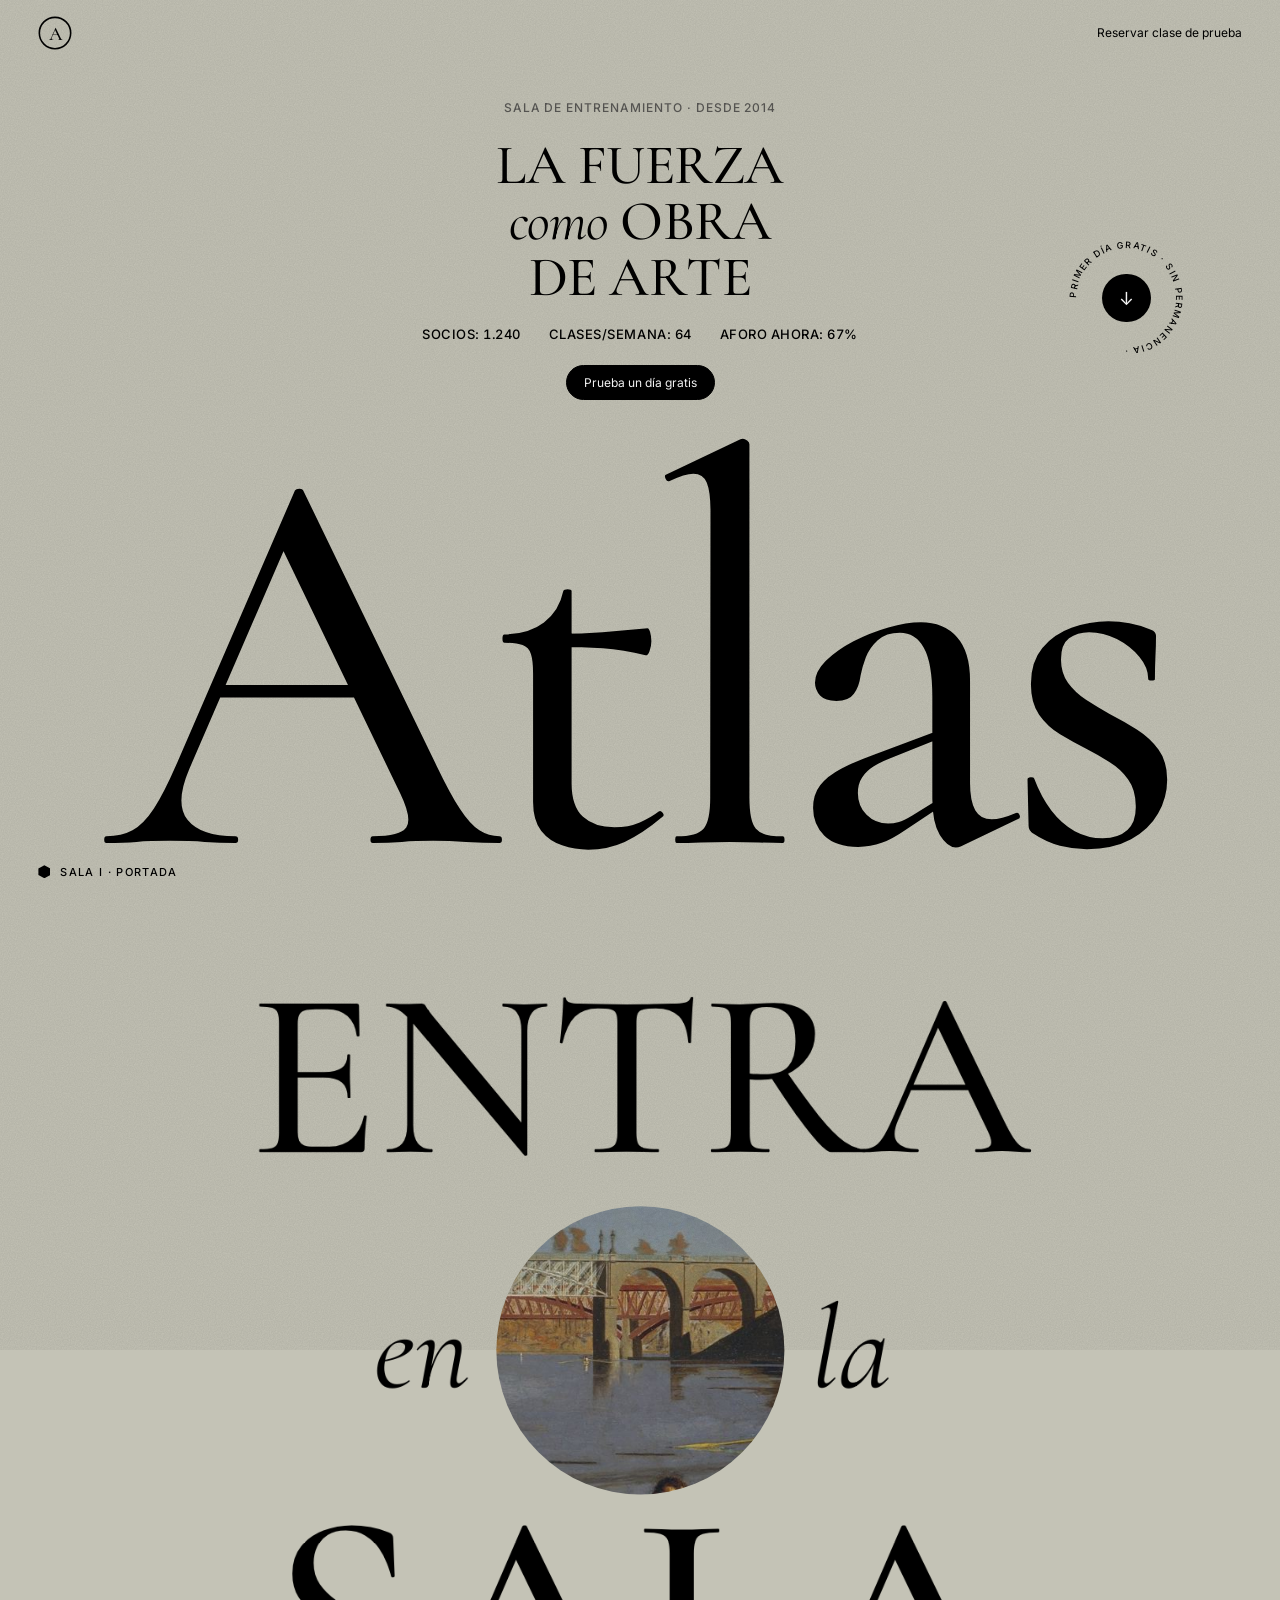
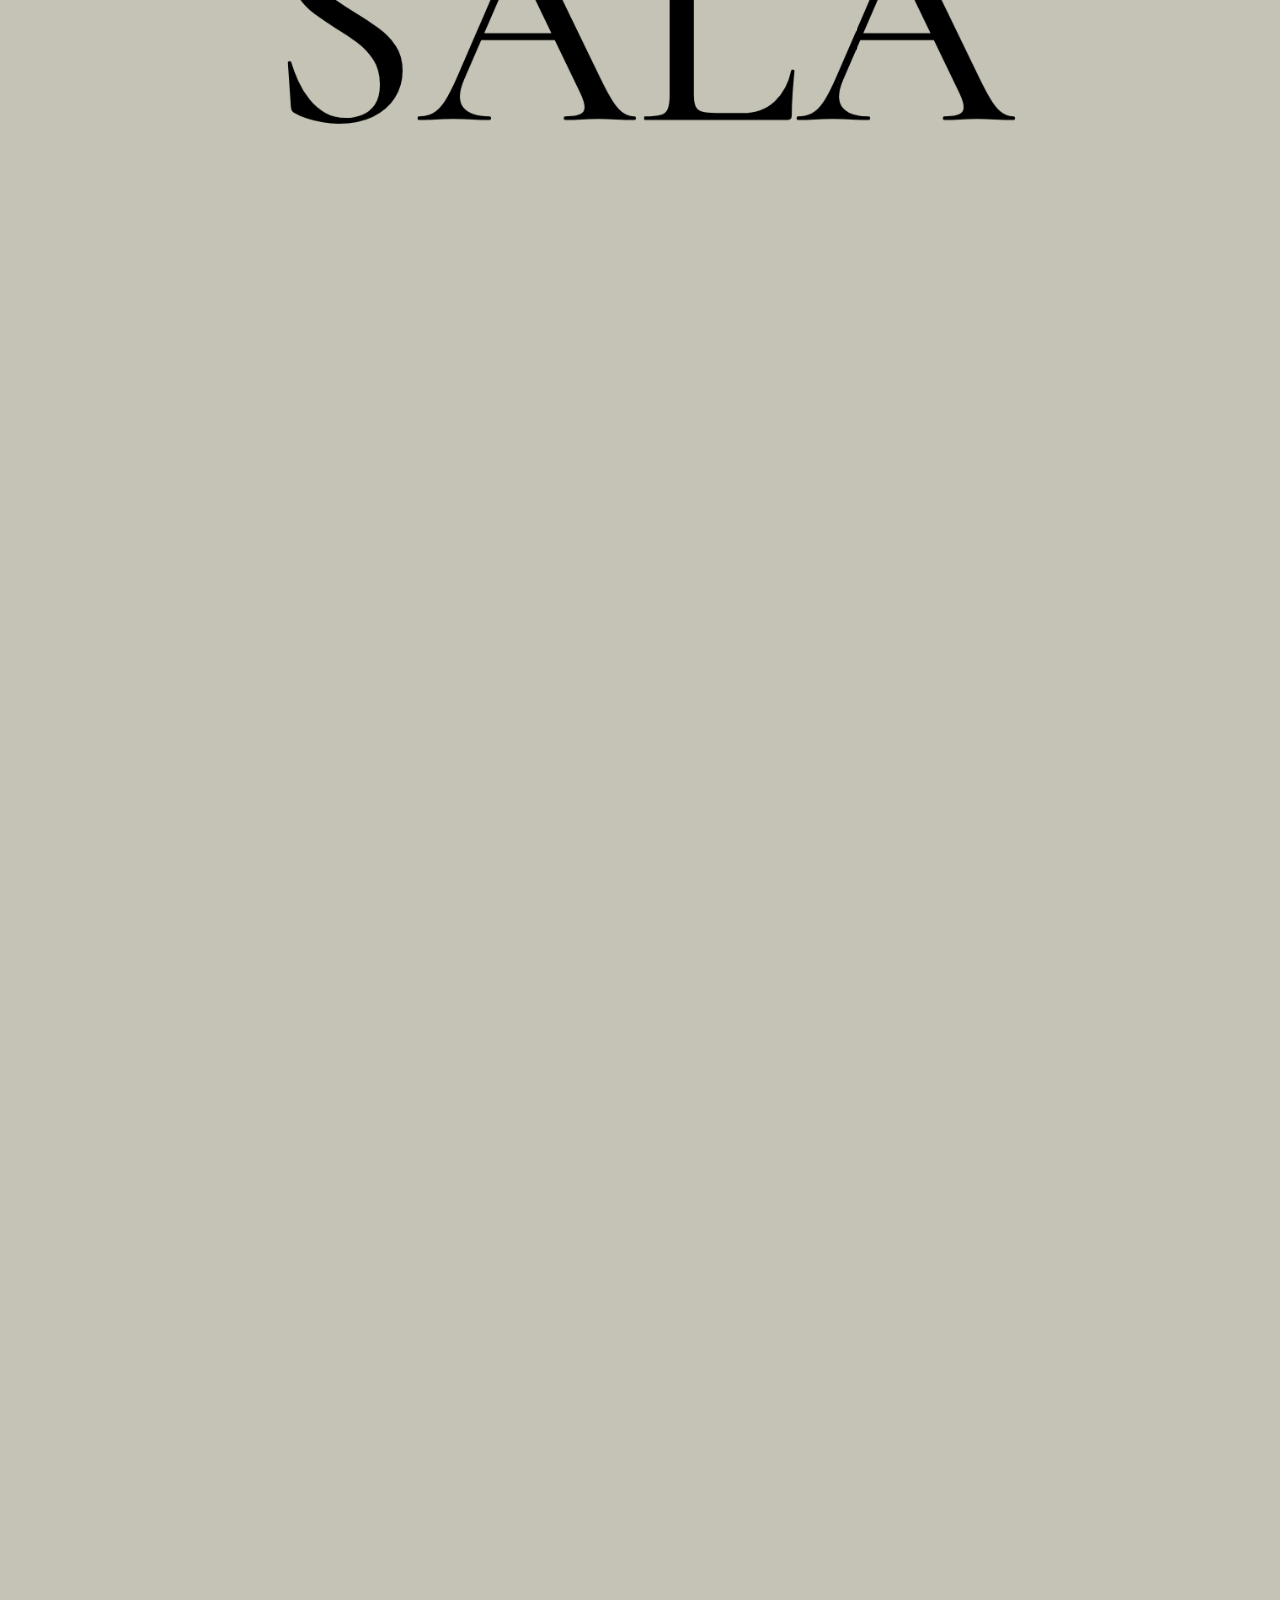
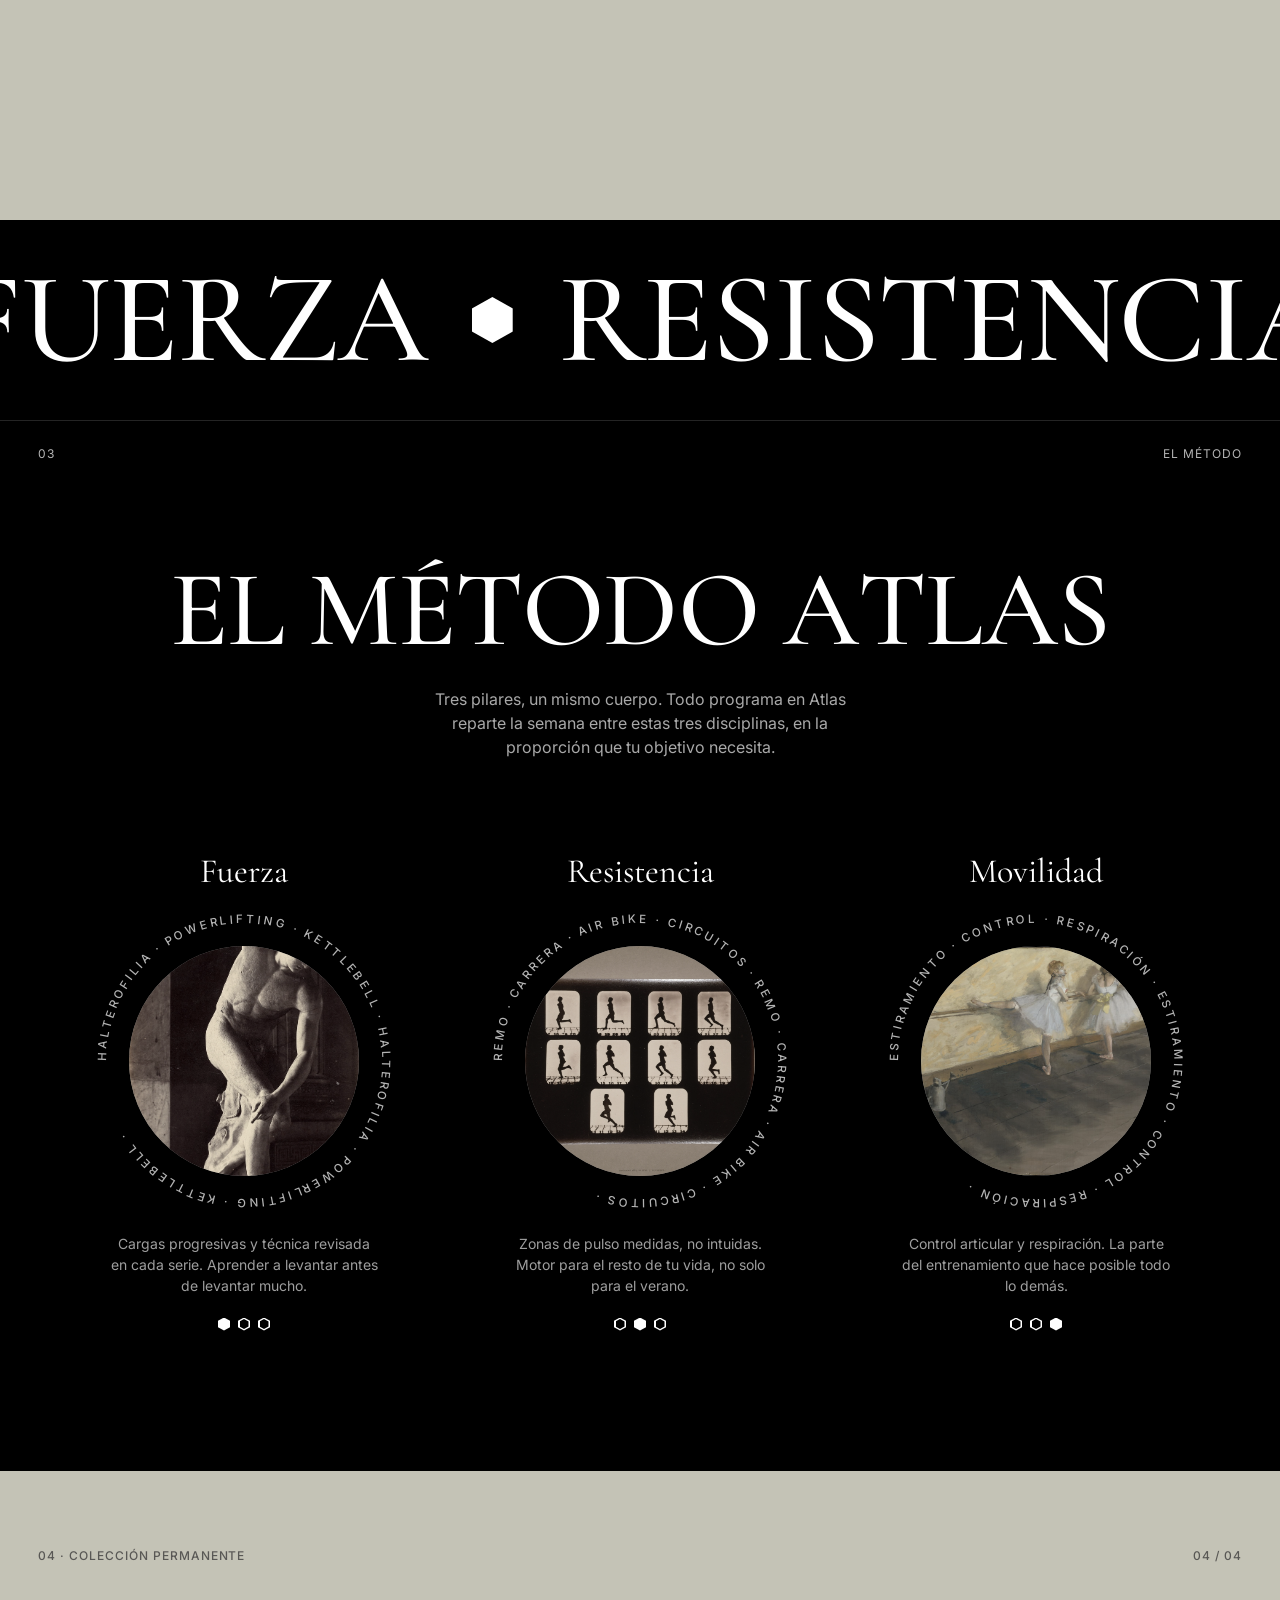
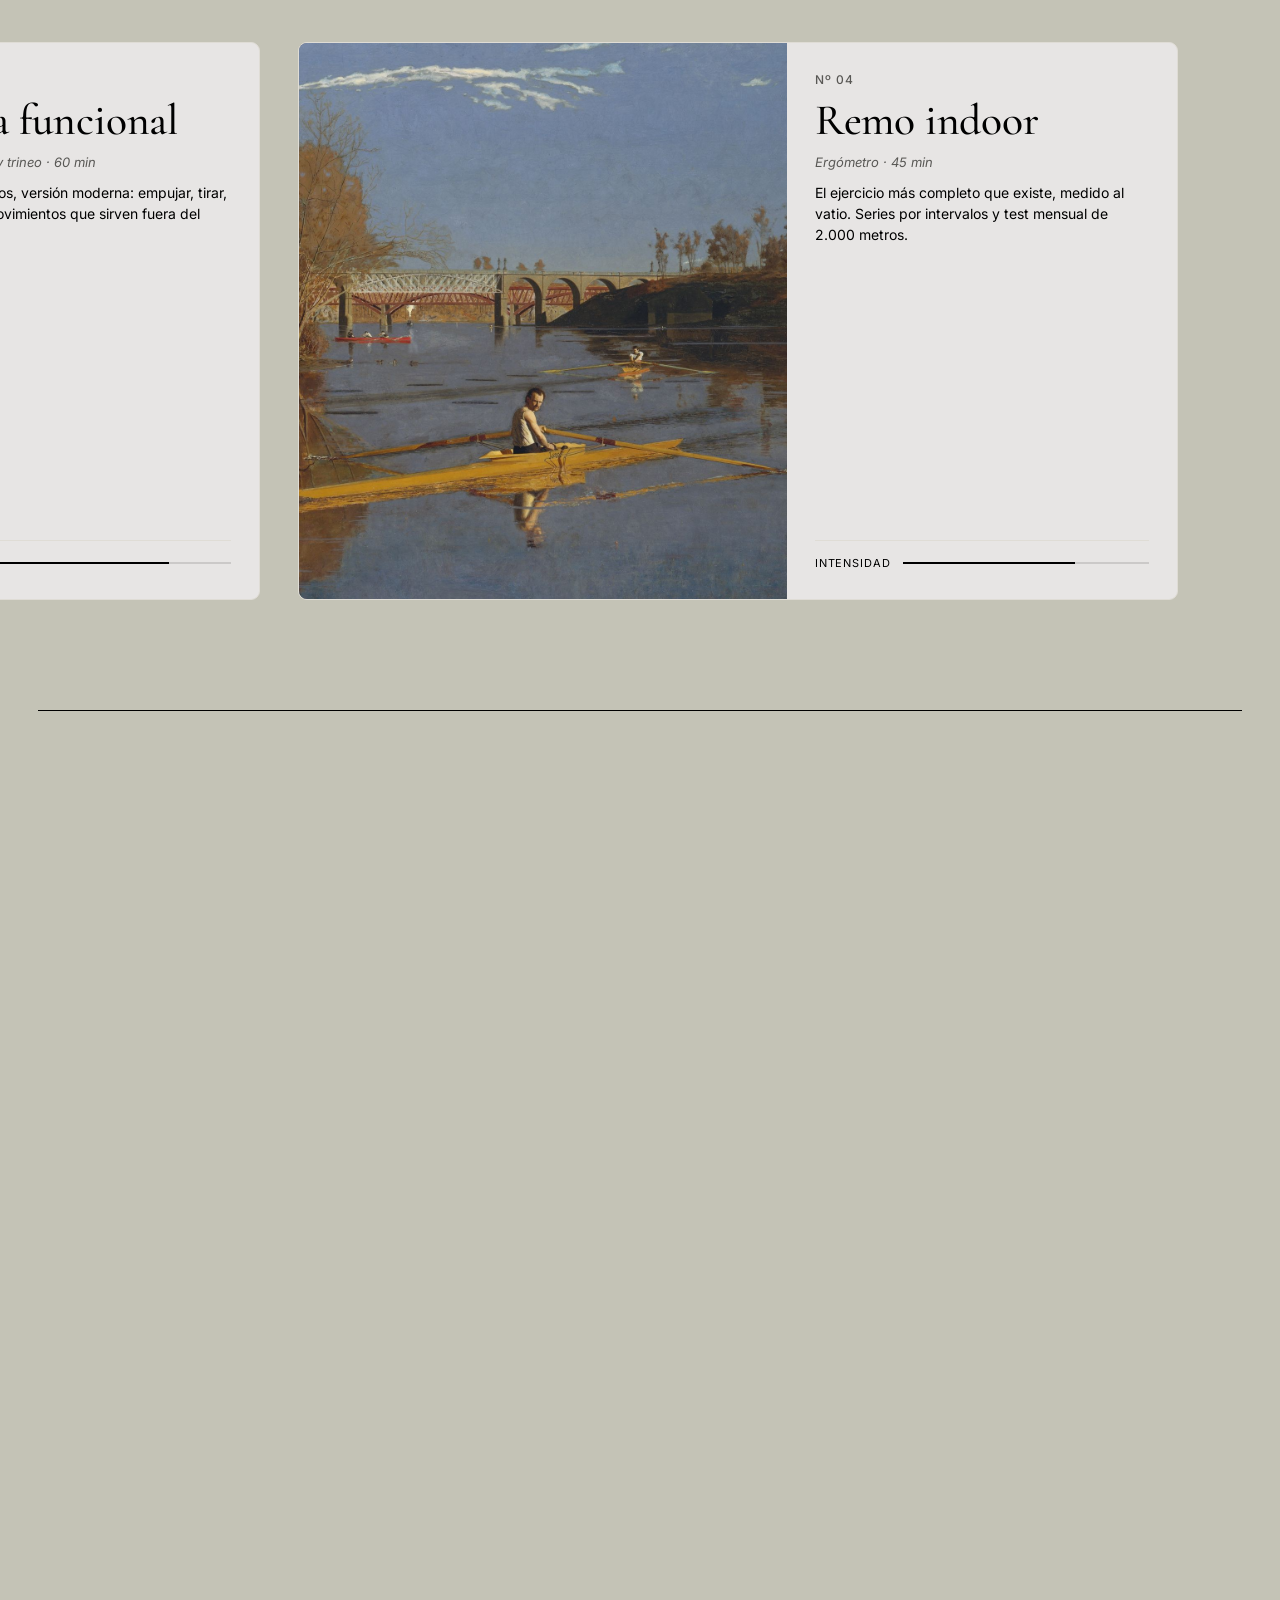
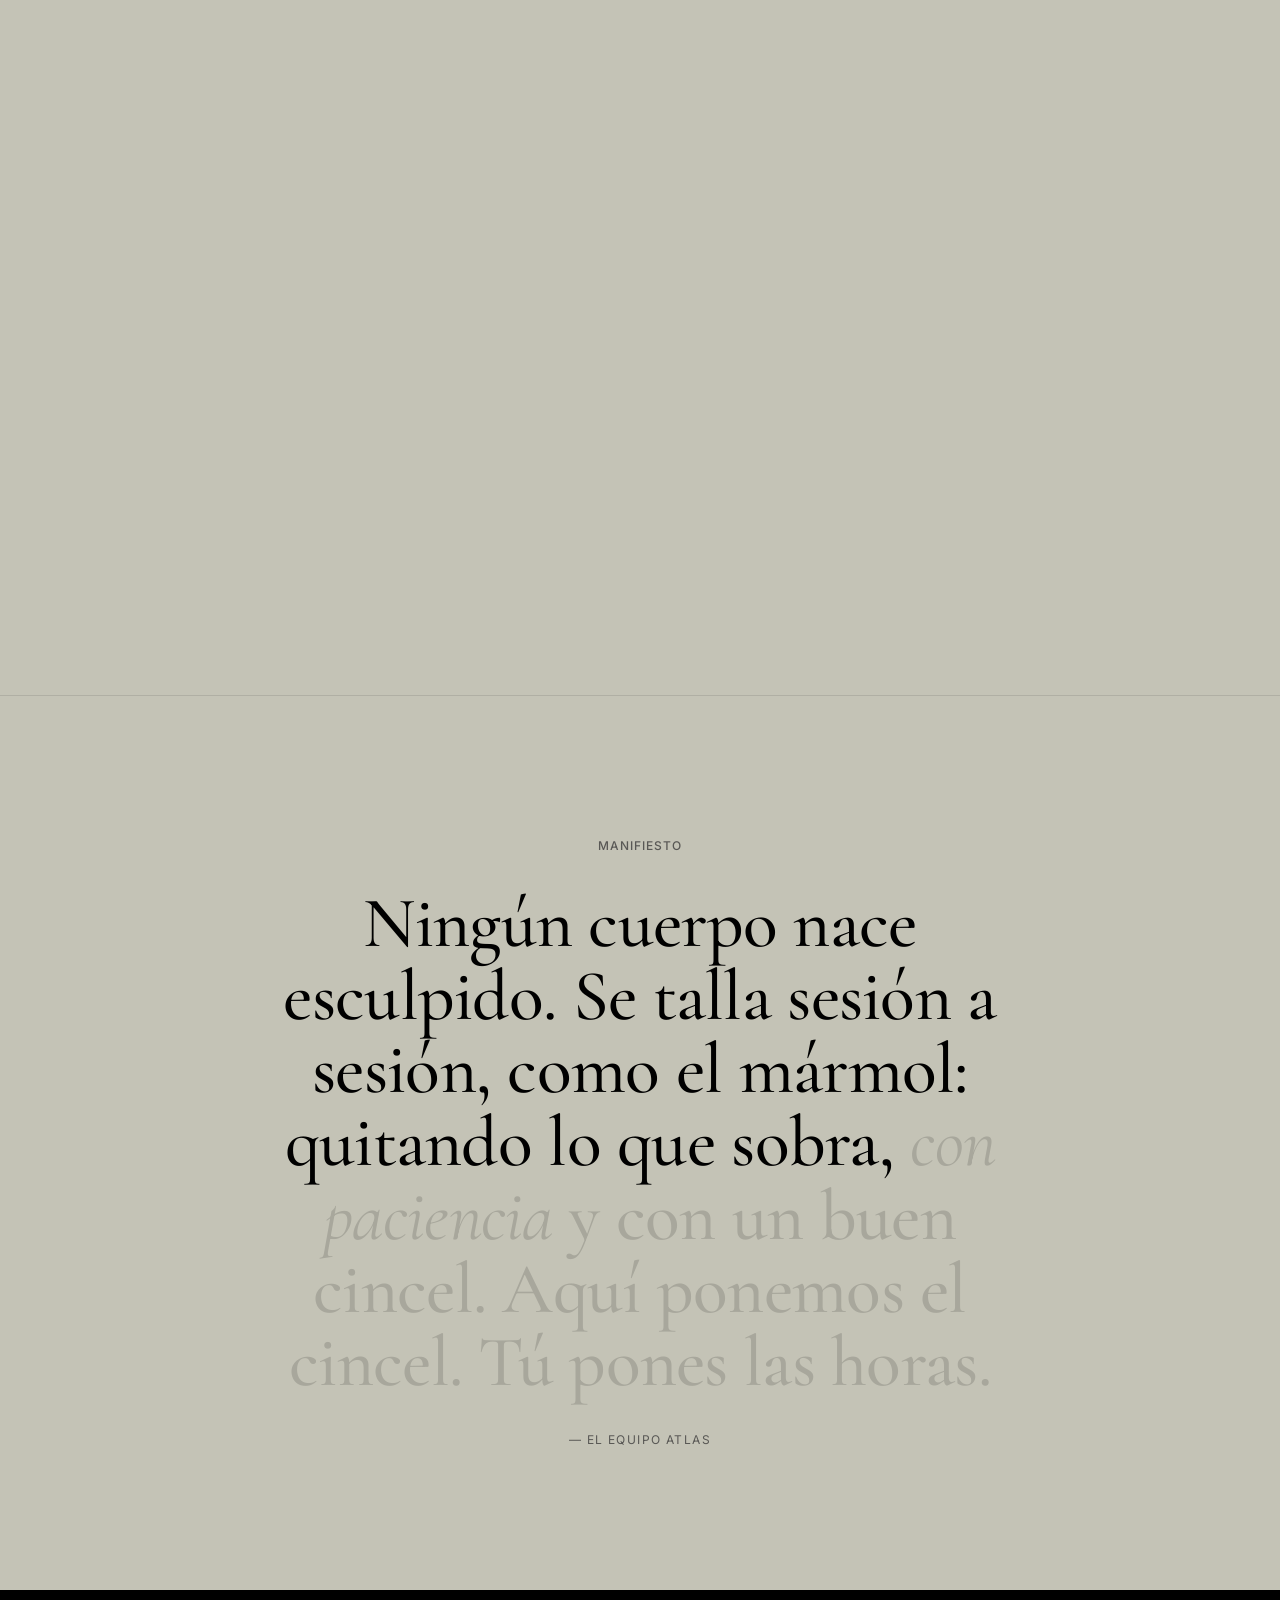
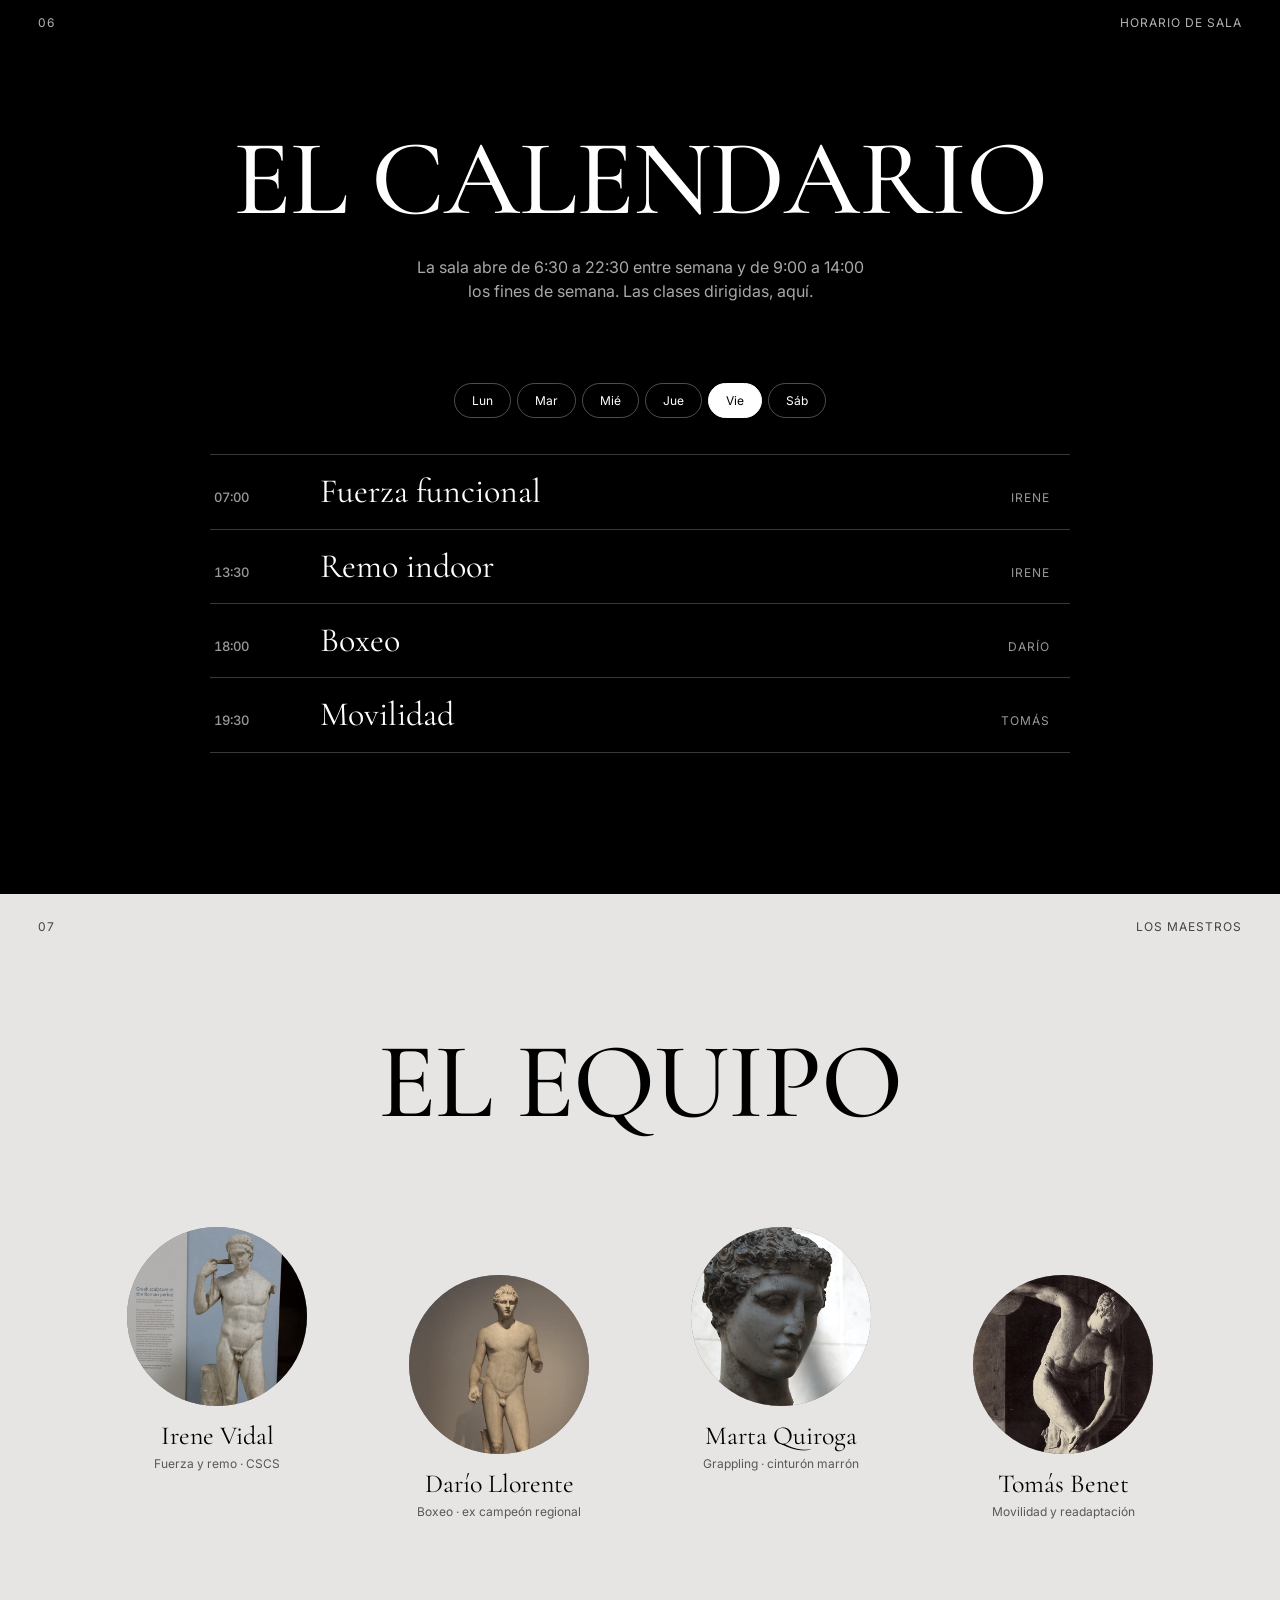
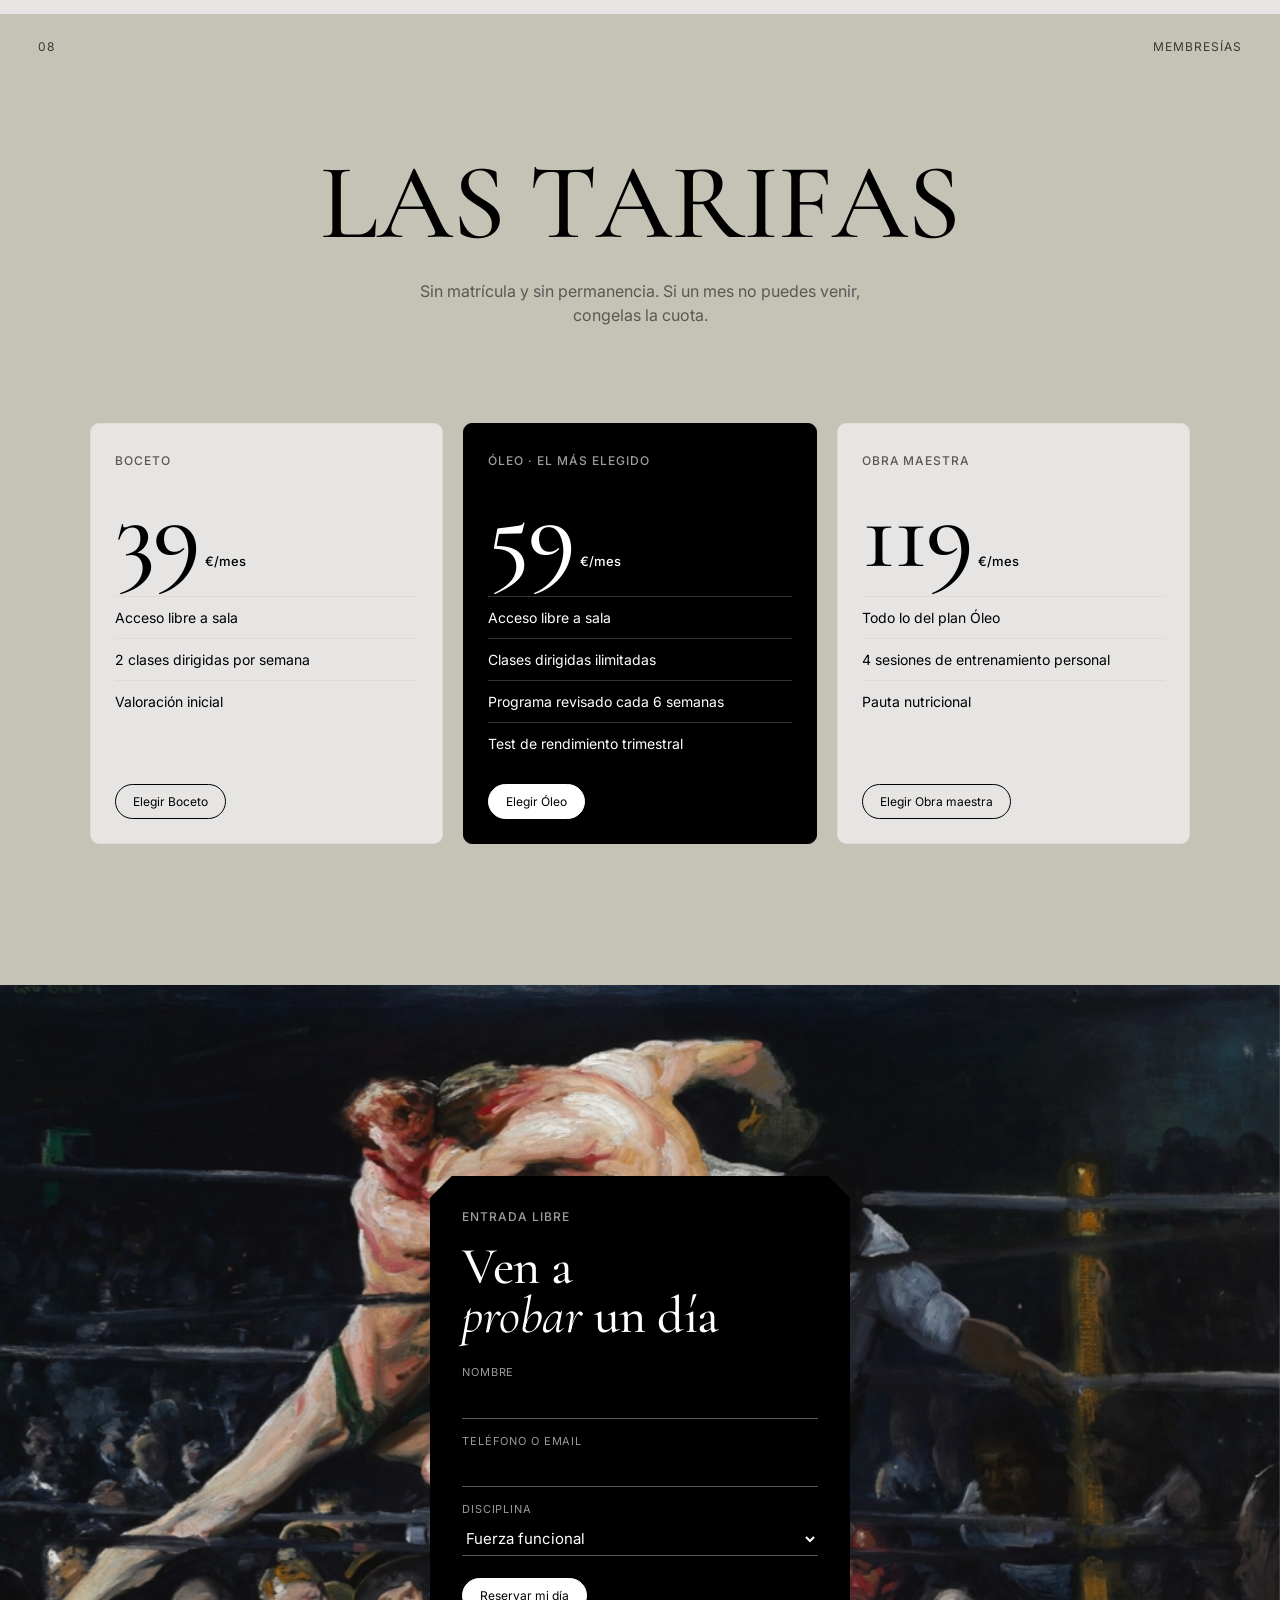
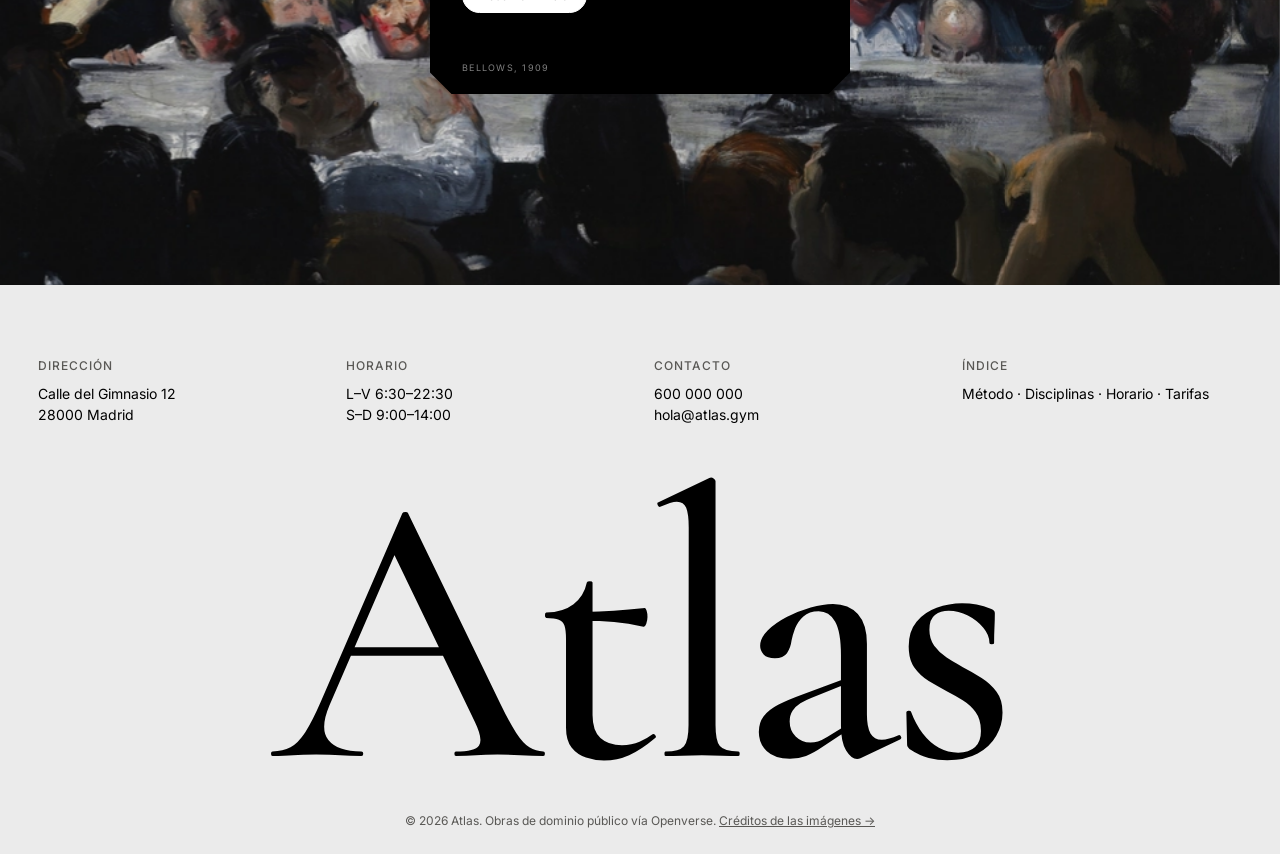
<file: Modelo Gym/index.html>
<!doctype html>
<html lang="es" class="no-js">
<head>
  <meta charset="utf-8" />
  <meta name="viewport" content="width=device-width, initial-scale=1" />
  <title>Atlas — Gimnasio de fuerza y movimiento</title>
  <meta name="description" content="Atlas es un gimnasio de fuerza, boxeo, movilidad y resistencia. Entrenamiento con método, en una sala que se toma el cuerpo en serio." />
  <meta name="theme-color" content="#c4c3b6" />
  <link rel="icon" href="data:image/svg+xml,%3Csvg xmlns='http://www.w3.org/2000/svg' viewBox='0 0 32 32'%3E%3Ccircle cx='16' cy='16' r='14.5' fill='%23c4c3b6' stroke='%23000' stroke-width='1.5'/%3E%3Ctext x='16' y='22' font-family='Georgia,serif' font-size='17' text-anchor='middle'%3EA%3C/text%3E%3C/svg%3E" />
  <link rel="preconnect" href="https://fonts.googleapis.com" />
  <link rel="preconnect" href="https://fonts.gstatic.com" crossorigin />
  <link href="https://fonts.googleapis.com/css2?family=Cormorant+Garamond:ital,wght@0,400;0,500;1,400;1,500&family=Inter:wght@400;500&display=swap" rel="stylesheet" />
  <link rel="preload" as="image" href="assets/img/remo.jpg" />
  <link rel="stylesheet" href="styles.css?v=20261108b" />
</head>
<body>

  <!-- ───────── Intro: telón ───────── -->
  <div class="splash" data-splash aria-hidden="true">
    <div class="splash-half splash-half--top"></div>
    <div class="splash-half splash-half--bottom"></div>
    <div class="splash-inner">
      <p class="splash-label">Atlas · Sala de entrenamiento</p>
      <p class="splash-count"><span data-splash-count>0</span><sup>%</sup></p>
      <p class="splash-label">Calentando la sala</p>
    </div>
  </div>

  <!-- Grano de papel + cursor -->
  <div class="grain" aria-hidden="true"></div>
  <div class="cursor" data-cursor aria-hidden="true"><span data-cursor-label></span></div>

  <!-- Indicador de sala -->
  <div class="room" data-room-indicator aria-hidden="true">
    <i class="room-hex"></i><span data-room-text>Sala I · Portada</span>
  </div>

  <!-- ───────── Header ───────── -->
  <header class="masthead" data-masthead>
    <a href="#inicio" class="logo" aria-label="Atlas — inicio">
      <svg viewBox="0 0 32 32" aria-hidden="true"><circle cx="16" cy="16" r="14.75" fill="none" stroke="currentColor" stroke-width="1.5"/><text x="16" y="22.2" text-anchor="middle">A</text></svg>
    </a>
    <a href="#prueba" class="ghost-link">Reservar clase de prueba</a>
  </header>

  <main>

    <!-- ───────── I. Hero ───────── -->
    <section class="hero" id="inicio" data-room="I · Portada">
      <div class="hero-cluster">
        <p class="label">Sala de entrenamiento · Desde 2014</p>
        <h1 class="hero-title" data-split>La fuerza <em>como</em> obra de arte</h1>
        <div class="stat-pair reveal">
          <span>SOCIOS: <b data-count="1240">1.240</b></span>
          <span>CLASES/SEMANA: <b data-count="64">64</b></span>
          <span>AFORO AHORA: <b data-aforo>32%</b></span>
        </div>
        <a href="#prueba" class="pill reveal" data-magnetic>Prueba un día gratis</a>
      </div>

      <a href="#prueba" class="seal" aria-label="Reserva tu día de prueba gratis" data-magnetic>
        <svg viewBox="0 0 200 200" aria-hidden="true">
          <defs><path id="sealPath" d="M100,100 m-78,0 a78,78 0 1,1 156,0 a78,78 0 1,1 -156,0" /></defs>
          <text><textPath href="#sealPath">Primer día gratis · Sin permanencia ·</textPath></text>
        </svg>
        <span class="seal-core">↓</span>
      </a>

      <div class="wordmark-box">
        <div class="wordmark-wrap" data-lens>
          <div class="wordmark" data-chars>Atlas</div>
          <div class="wordmark wordmark--paint" aria-hidden="true">Atlas</div>
        </div>
      </div>
    </section>

    <!-- ───────── II. Portal: la pintura se abre al hacer scroll ───────── -->
    <section class="portal" data-portal data-room="II · El estudio" aria-label="Thomas Eakins, The Champion Single Sculls, 1871">
      <div class="portal-sticky">
        <h2 class="portal-title" data-portal-title><span class="pt-entra">Entra</span> <em class="pt-en">en</em> <em class="pt-la">la</em> <span class="pt-sala">sala</span></h2>
        <div class="portal-frame" data-portal-frame>
          <img src="assets/img/remo.jpg" alt="Óleo de Thomas Eakins: un remero en un bote individual sobre un río en calma" fetchpriority="high" />
        </div>
        <article class="notched-card portal-card" data-portal-card>
          <p class="label label--light">Sala II</p>
          <h3>El cuerpo<br/><em>se entrena</em><br/>como se pinta</h3>
          <p class="card-copy">Capa a capa. Sin prisa y sin atajos. Cada sesión es una pincelada; el progreso se ve cuando das un paso atrás.</p>
          <span class="micro">SCROLL</span>
          <span class="micro micro--right">Eakins, 1871</span>
        </article>
      </div>
    </section>

    <!-- ───────── Marquesina ───────── -->
    <div class="marquee" data-marquee aria-hidden="true">
      <div class="marquee-track" data-marquee-track>
        <span>Fuerza <i></i> Resistencia <i></i> <em>Movilidad</em> <i></i> Boxeo <i></i> <em>Lucha</em> <i></i> Remo <i></i> </span>
        <span>Fuerza <i></i> Resistencia <i></i> <em>Movilidad</em> <i></i> Boxeo <i></i> <em>Lucha</em> <i></i> Remo <i></i> </span>
      </div>
    </div>

    <!-- ───────── III. Método ───────── -->
    <section class="ink-room" id="metodo" data-room="III · El método">
      <div class="corner-labels"><span>03</span><span>El método</span></div>
      <h2 class="section-header" data-split>El método Atlas</h2>
      <p class="lede lede--light reveal">Tres pilares, un mismo cuerpo. Todo programa en Atlas reparte la semana entre estas tres disciplinas, en la proporción que tu objetivo necesita.</p>

      <div class="vignettes">
        <figure class="vignette reveal" data-cursor-label="Fuerza">
          <figcaption>Fuerza</figcaption>
          <div class="orbit">
            <svg class="orbit-ring" viewBox="0 0 300 300" aria-hidden="true">
              <defs><path id="o1" d="M150,150 m-138,0 a138,138 0 1,1 276,0 a138,138 0 1,1 -276,0" /></defs>
              <text><textPath href="#o1">Halterofilia · Powerlifting · Kettlebell · Halterofilia · Powerlifting · Kettlebell · </textPath></text>
            </svg>
            <div class="circle"><img src="assets/img/discobolo.webp" alt="Escultura del Discóbolo de Mirón en el Vaticano" loading="lazy" /></div>
          </div>
          <p>Cargas progresivas y técnica revisada en cada serie. Aprender a levantar antes de levantar mucho.</p>
          <div class="hexes" aria-hidden="true"><i class="on"></i><i></i><i></i></div>
        </figure>
        <figure class="vignette reveal" data-cursor-label="Resistencia">
          <figcaption>Resistencia</figcaption>
          <div class="orbit">
            <svg class="orbit-ring" viewBox="0 0 300 300" aria-hidden="true">
              <defs><path id="o2" d="M150,150 m-138,0 a138,138 0 1,1 276,0 a138,138 0 1,1 -276,0" /></defs>
              <text><textPath href="#o2">Remo · Carrera · Air bike · Circuitos · Remo · Carrera · Air bike · Circuitos · </textPath></text>
            </svg>
            <div class="circle"><img src="assets/img/carrera.webp" alt="Fotografía secuencial de Muybridge de un atleta corriendo, 1881" loading="lazy" /></div>
          </div>
          <p>Zonas de pulso medidas, no intuidas. Motor para el resto de tu vida, no solo para el verano.</p>
          <div class="hexes" aria-hidden="true"><i></i><i class="on"></i><i></i></div>
        </figure>
        <figure class="vignette reveal" data-cursor-label="Movilidad">
          <figcaption>Movilidad</figcaption>
          <div class="orbit">
            <svg class="orbit-ring" viewBox="0 0 300 300" aria-hidden="true">
              <defs><path id="o3" d="M150,150 m-138,0 a138,138 0 1,1 276,0 a138,138 0 1,1 -276,0" /></defs>
              <text><textPath href="#o3">Estiramiento · Control · Respiración · Estiramiento · Control · Respiración · </textPath></text>
            </svg>
            <div class="circle"><img src="assets/img/barra.jpg" alt="Óleo de Degas: dos bailarinas estirando en la barra" loading="lazy" /></div>
          </div>
          <p>Control articular y respiración. La parte del entrenamiento que hace posible todo lo demás.</p>
          <div class="hexes" aria-hidden="true"><i></i><i></i><i class="on"></i></div>
        </figure>
      </div>
    </section>

    <!-- ───────── IV. Disciplinas: galería horizontal ───────── -->
    <section class="gallery" id="disciplinas" data-gallery data-room="IV · Colección">
      <div class="gallery-sticky">
        <div class="gallery-head">
          <span class="label">04 · Colección permanente</span>
          <span class="label" data-gallery-count>01 / 04</span>
        </div>
        <div class="gallery-track" data-gallery-track>
          <div class="gallery-intro">
            <h2 class="section-header section-header--left" data-split>Disci&shy;plinas</h2>
            <p class="lede lede--left">Cuatro salas, cuatro maneras de ponerte a prueba. Desliza como quien recorre un museo.</p>
            <span class="gallery-arrow" aria-hidden="true">→</span>
          </div>

          <article class="exhibit" data-tilt data-cursor-label="Boxeo">
            <div class="exhibit-img"><img src="assets/img/boxeo.webp" alt="Óleo de George Bellows, Stag at Sharkey's, dos boxeadores en el ring" loading="lazy" /></div>
            <div class="wall-label">
              <span class="cat-no">Nº 01</span>
              <h3>Boxeo</h3>
              <p class="medium">Guantes, saco y cuerda · 60 min</p>
              <p>Técnica de golpeo, desplazamientos y sparring opcional. Para quien quiere sudar con la cabeza encendida.</p>
              <dl><dt>Intensidad</dt><dd><span class="bar" style="--v:.9"></span></dd></dl>
            </div>
          </article>
          <article class="exhibit" data-tilt data-cursor-label="Lucha">
            <div class="exhibit-img"><img src="assets/img/lucha.webp" alt="Óleo de Thomas Eakins, Wrestlers, dos luchadores en el suelo" loading="lazy" /></div>
            <div class="wall-label">
              <span class="cat-no">Nº 02</span>
              <h3>Lucha y grappling</h3>
              <p class="medium">Tatami · 75 min</p>
              <p>Agarres, palancas y control en suelo. Fuerza aplicada, paciencia y mucho respeto por el compañero.</p>
              <dl><dt>Intensidad</dt><dd><span class="bar" style="--v:.8"></span></dd></dl>
            </div>
          </article>
          <article class="exhibit" data-tilt data-cursor-label="Fuerza">
            <div class="exhibit-img"><img src="assets/img/hidra.jpg" alt="Pintura romana sobre mármol de Hércules luchando contra la Hidra" loading="lazy" /></div>
            <div class="wall-label">
              <span class="cat-no">Nº 03</span>
              <h3>Fuerza funcional</h3>
              <p class="medium">Barra, kettlebell y trineo · 60 min</p>
              <p>Los doce trabajos, versión moderna: empujar, tirar, cargar, girar. Movimientos que sirven fuera del gimnasio.</p>
              <dl><dt>Intensidad</dt><dd><span class="bar" style="--v:.75"></span></dd></dl>
            </div>
          </article>
          <article class="exhibit" data-tilt data-cursor-label="Remo">
            <div class="exhibit-img"><img src="assets/img/remo.jpg" alt="Detalle del óleo de Eakins con un remero en el río" loading="lazy" style="object-position:55% 75%" /></div>
            <div class="wall-label">
              <span class="cat-no">Nº 04</span>
              <h3>Remo indoor</h3>
              <p class="medium">Ergómetro · 45 min</p>
              <p>El ejercicio más completo que existe, medido al vatio. Series por intervalos y test mensual de 2.000 metros.</p>
              <dl><dt>Intensidad</dt><dd><span class="bar" style="--v:.7"></span></dd></dl>
            </div>
          </article>
        </div>
        <div class="gallery-progress" aria-hidden="true"><span data-gallery-bar></span></div>
      </div>
    </section>

    <!-- ───────── Manifiesto: el texto se talla al leer ───────── -->
    <section class="manifesto" data-room="V · Manifiesto">
      <p class="label">Manifiesto</p>
      <p class="manifesto-text" data-carve>Ningún cuerpo nace esculpido. Se talla sesión a sesión, como el mármol: quitando lo que sobra, <em>con paciencia</em> y con un buen cincel. Aquí ponemos el cincel. Tú pones las horas.</p>
      <p class="manifesto-sign">— El equipo Atlas</p>
    </section>

    <!-- ───────── VI. Horario ───────── -->
    <section class="ink-room" id="horario" data-room="VI · Calendario">
      <div class="corner-labels"><span>06</span><span>Horario de sala</span></div>
      <h2 class="section-header" data-split>El calendario</h2>
      <p class="lede lede--light reveal">La sala abre de 6:30 a 22:30 entre semana y de 9:00 a 14:00 los fines de semana. Las clases dirigidas, aquí.</p>

      <div class="schedule-wrap reveal">
        <div class="day-tabs" role="tablist" aria-label="Día de la semana" data-tabs>
          <button role="tab" data-day="1">Lun</button>
          <button role="tab" data-day="2">Mar</button>
          <button role="tab" data-day="3">Mié</button>
          <button role="tab" data-day="4">Jue</button>
          <button role="tab" data-day="5">Vie</button>
          <button role="tab" data-day="6">Sáb</button>
        </div>
        <ol class="schedule" data-schedule>
          <li><time>07:00</time><span class="cls">Fuerza funcional</span><span class="coach">Irene</span></li>
          <li><time>09:30</time><span class="cls">Movilidad</span><span class="coach">Tomás</span></li>
          <li><time>13:30</time><span class="cls">Remo indoor</span><span class="coach">Irene</span></li>
          <li><time>18:30</time><span class="cls">Boxeo</span><span class="coach">Darío</span></li>
          <li><time>20:00</time><span class="cls">Lucha y grappling</span><span class="coach">Marta</span></li>
        </ol>
      </div>
    </section>

    <!-- ───────── VII. Equipo ───────── -->
    <section class="putty-section putty-section--bone" id="equipo" data-room="VII · Los maestros">
      <div class="corner-labels"><span>07</span><span>Los maestros</span></div>
      <h2 class="section-header" data-split>El equipo</h2>
      <div class="team">
        <figure class="member reveal" data-cursor-label="Irene">
          <div class="circle circle--sm"><img src="assets/img/diadumeno.jpg" alt="Escultura del Diadúmeno Farnese" loading="lazy" style="object-position:50% 12%" /></div>
          <figcaption><span class="name">Irene Vidal</span><span class="role">Fuerza y remo · CSCS</span></figcaption>
        </figure>
        <figure class="member reveal" data-cursor-label="Darío">
          <div class="circle circle--sm"><img src="assets/img/atleta.jpg" alt="Escultura romana de un atleta victorioso" loading="lazy" style="object-position:50% 10%" /></div>
          <figcaption><span class="name">Darío Llorente</span><span class="role">Boxeo · ex campeón regional</span></figcaption>
        </figure>
        <figure class="member reveal" data-cursor-label="Marta">
          <div class="circle circle--sm"><img src="assets/img/cabeza.jpg" alt="Cabeza de mármol de un atleta, época romana" loading="lazy" /></div>
          <figcaption><span class="name">Marta Quiroga</span><span class="role">Grappling · cinturón marrón</span></figcaption>
        </figure>
        <figure class="member reveal" data-cursor-label="Tomás">
          <div class="circle circle--sm"><img src="assets/img/discobolo.webp" alt="Detalle del Discóbolo de Mirón" loading="lazy" style="object-position:70% 15%" /></div>
          <figcaption><span class="name">Tomás Benet</span><span class="role">Movilidad y readaptación</span></figcaption>
        </figure>
      </div>
    </section>

    <!-- ───────── VIII. Tarifas ───────── -->
    <section class="putty-section" id="tarifas" data-room="VIII · Membresías">
      <div class="corner-labels"><span>08</span><span>Membresías</span></div>
      <h2 class="section-header" data-split>Las tarifas</h2>
      <p class="lede reveal">Sin matrícula y sin permanencia. Si un mes no puedes venir, congelas la cuota.</p>

      <div class="plans">
        <article class="plan reveal" data-tilt>
          <p class="label">Boceto</p>
          <p class="price">39<span>€/mes</span></p>
          <ul>
            <li>Acceso libre a sala</li>
            <li>2 clases dirigidas por semana</li>
            <li>Valoración inicial</li>
          </ul>
          <a href="#prueba" class="pill pill--ghost" data-plan="Boceto" data-magnetic>Elegir Boceto</a>
        </article>
        <article class="plan plan--ink reveal" data-tilt>
          <p class="label label--light">Óleo · El más elegido</p>
          <p class="price">59<span>€/mes</span></p>
          <ul>
            <li>Acceso libre a sala</li>
            <li>Clases dirigidas ilimitadas</li>
            <li>Programa revisado cada 6 semanas</li>
            <li>Test de rendimiento trimestral</li>
          </ul>
          <a href="#prueba" class="pill pill--paper" data-plan="Óleo" data-magnetic>Elegir Óleo</a>
        </article>
        <article class="plan reveal" data-tilt>
          <p class="label">Obra maestra</p>
          <p class="price">119<span>€/mes</span></p>
          <ul>
            <li>Todo lo del plan Óleo</li>
            <li>4 sesiones de entrenamiento personal</li>
            <li>Pauta nutricional</li>
          </ul>
          <a href="#prueba" class="pill pill--ghost" data-plan="Obra maestra" data-magnetic>Elegir Obra maestra</a>
        </article>
      </div>
    </section>

    <!-- ───────── IX. Prueba gratis ───────── -->
    <section class="painting-panel painting-panel--short" data-room="IX · Entrada libre" aria-label="George Bellows, Stag at Sharkey's, 1909">
      <img src="assets/img/boxeo.webp" alt="" loading="lazy" />
      <article class="notched-card notched-card--form reveal" id="prueba">
        <p class="label label--light">Entrada libre</p>
        <h2>Ven a<br/><em>probar</em> un día</h2>
        <!-- Web3Forms: los datos se envían a api.web3forms.com, que te los reenvía por email.
             access_key identifica tu cuenta de Web3Forms (es pública por diseño: solo indica a qué email reenviar). -->
        <form class="trial-form" data-form name="reserva-prueba" method="POST" action="https://api.web3forms.com/submit" novalidate>
          <input type="hidden" name="access_key" value="b5dd56a3-4fb4-47bc-9ae1-3e5094fa7c41" />
          <input type="hidden" name="subject" value="Nueva reserva de prueba · Atlas" />
          <input type="hidden" name="from_name" value="Web Atlas" />
          <!-- Antispam de Web3Forms: casilla oculta que solo marcan los robots -->
          <input type="checkbox" name="botcheck" hidden tabindex="-1" autocomplete="off" />
          <label><span>Nombre</span><input name="nombre" required autocomplete="name" /></label>
          <label><span>Teléfono o email</span><input name="contacto" required /></label>
          <label><span>Disciplina</span>
            <select name="disciplina">
              <option>Fuerza funcional</option>
              <option>Boxeo</option>
              <option>Lucha y grappling</option>
              <option>Remo indoor</option>
              <option>Movilidad</option>
            </select>
          </label>
          <input type="hidden" name="plan" data-plan-field />
          <button type="submit" class="pill pill--paper">Reservar mi día</button>
          <p class="form-msg" data-form-msg role="status"></p>
        </form>
        <span class="micro">Bellows, 1909</span>
      </article>
    </section>

  </main>

  <!-- ───────── Footer ───────── -->
  <footer class="chalk-footer" data-room="X · Salida">
    <div class="foot-grid">
      <div>
        <p class="label">Dirección</p>
        <p>Calle del Gimnasio 12<br/>28000 Madrid</p>
      </div>
      <div>
        <p class="label">Horario</p>
        <p>L–V 6:30–22:30<br/>S–D 9:00–14:00</p>
      </div>
      <div>
        <p class="label">Contacto</p>
        <p><a href="tel:+34600000000">600 000 000</a><br/><a href="mailto:hola@atlas.gym">hola@atlas.gym</a></p>
      </div>
      <div>
        <p class="label">Índice</p>
        <p><a href="#metodo">Método</a> · <a href="#disciplinas">Disciplinas</a> · <a href="#horario">Horario</a> · <a href="#tarifas">Tarifas</a></p>
      </div>
    </div>
    <div class="foot-mark" aria-label="Atlas" data-foot-mark><span><b>A</b></span><span><b>t</b></span><span><b>l</b></span><span><b>a</b></span><span><b>s</b></span></div>
    <p class="footer-credits">© 2026 Atlas. Obras de dominio público vía Openverse. <a href="creditos.html">Créditos de las imágenes →</a></p>
  </footer>

  <script defer src="main.js?v=20261108b"></script>
</body>
</html>
</file>
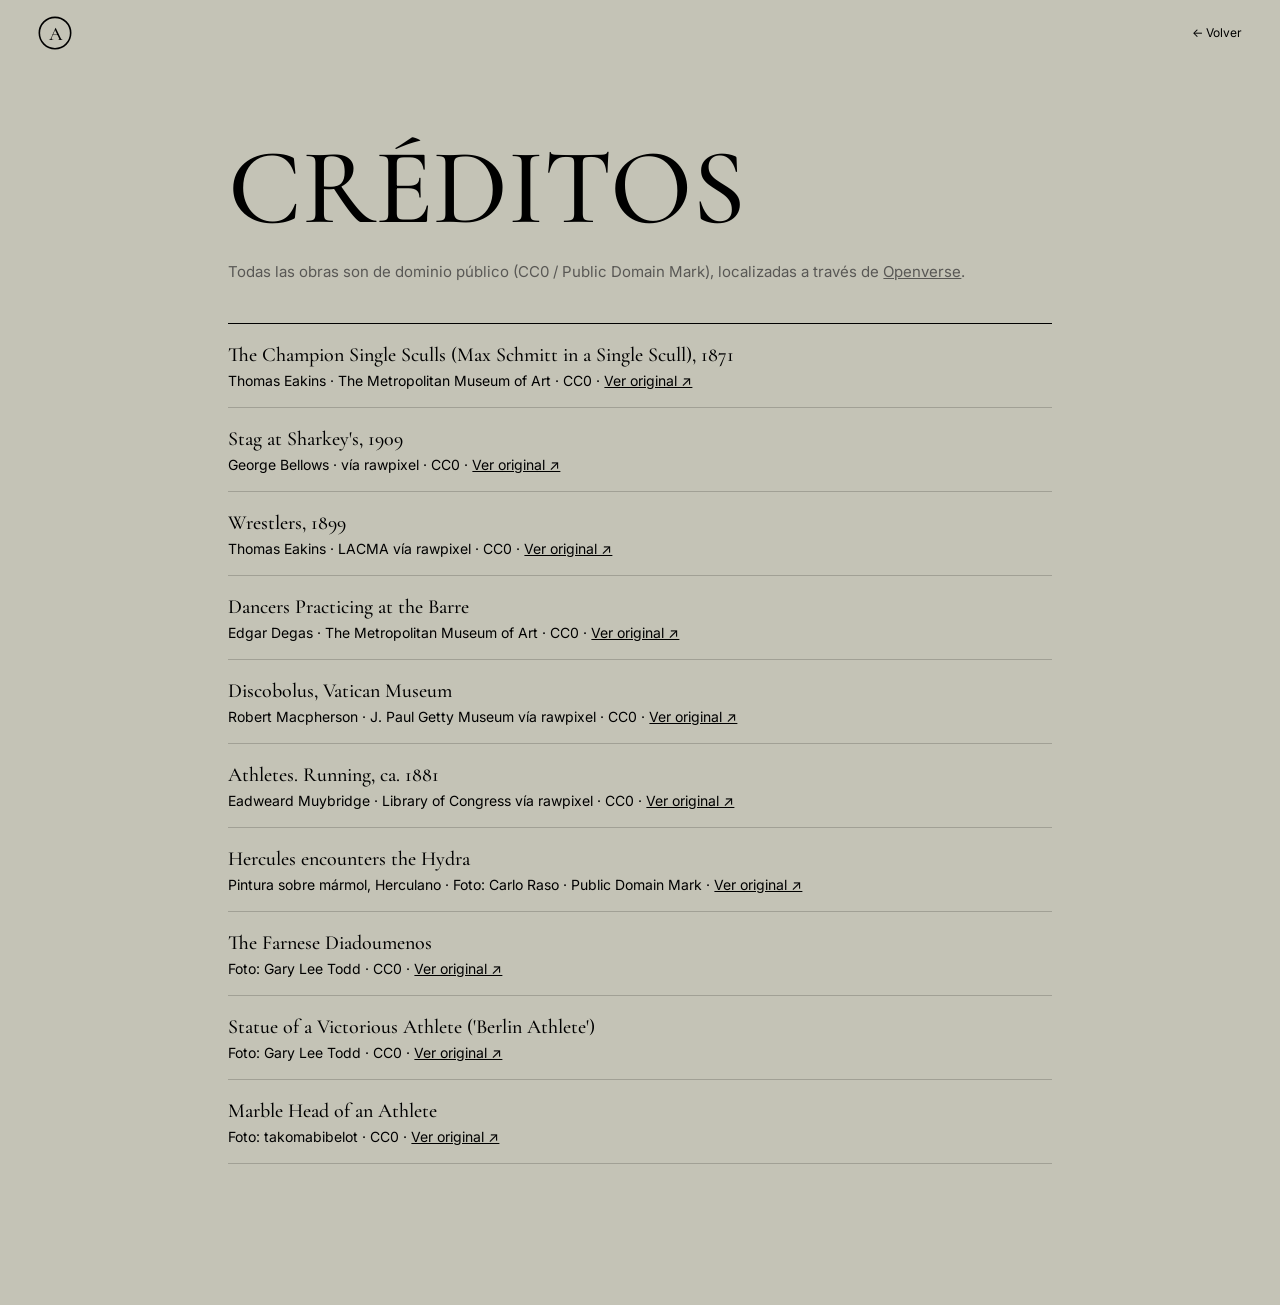
<file: Modelo Gym/creditos.html>
<!doctype html>
<html lang="es">
<head>
  <meta charset="utf-8" />
  <meta name="viewport" content="width=device-width, initial-scale=1" />
  <title>Créditos de las imágenes · Atlas</title>
  <link rel="preconnect" href="https://fonts.googleapis.com" />
  <link rel="preconnect" href="https://fonts.gstatic.com" crossorigin />
  <link href="https://fonts.googleapis.com/css2?family=Cormorant+Garamond:ital,wght@0,400;0,500;1,400&family=Inter:wght@400;500&display=swap" rel="stylesheet" />
  <link rel="stylesheet" href="styles.css?v=20261010" />
</head>
<body class="page-credits">
  <header class="masthead">
    <a href="index.html" class="logo" aria-label="Volver a Atlas">
      <svg viewBox="0 0 32 32" aria-hidden="true"><circle cx="16" cy="16" r="14.75" fill="none" stroke="currentColor" stroke-width="1.5"/><text x="16" y="22.2" text-anchor="middle">A</text></svg>
    </a>
    <a href="index.html" class="ghost-link">← Volver</a>
  </header>
  <main>
    <h1>Créditos</h1>
    <p>Todas las obras son de dominio público (CC0 / Public Domain Mark), localizadas a través de <a href="https://openverse.org" target="_blank" rel="noopener">Openverse</a>.</p>
    <ul class="credits-list">
      <li><strong>The Champion Single Sculls (Max Schmitt in a Single Scull), 1871</strong>Thomas Eakins · The Metropolitan Museum of Art · CC0 · <a href="https://www.metmuseum.org/art/collection/search/10819" target="_blank" rel="noopener">Ver original ↗</a></li>
      <li><strong>Stag at Sharkey's, 1909</strong>George Bellows · vía rawpixel · CC0 · <a href="https://www.rawpixel.com/image/7726360/image-art-public-domain-paintings" target="_blank" rel="noopener">Ver original ↗</a></li>
      <li><strong>Wrestlers, 1899</strong>Thomas Eakins · LACMA vía rawpixel · CC0 · <a href="https://www.rawpixel.com/image/11932581/wrestlers-thomas-eakins" target="_blank" rel="noopener">Ver original ↗</a></li>
      <li><strong>Dancers Practicing at the Barre</strong>Edgar Degas · The Metropolitan Museum of Art · CC0 · <a href="https://www.metmuseum.org/art/collection/search/436139" target="_blank" rel="noopener">Ver original ↗</a></li>
      <li><strong>Discobolus, Vatican Museum</strong>Robert Macpherson · J. Paul Getty Museum vía rawpixel · CC0 · <a href="https://www.rawpixel.com/image/14253321/the-discobolus-vatican-museum-robert-macpherson" target="_blank" rel="noopener">Ver original ↗</a></li>
      <li><strong>Athletes. Running, ca. 1881</strong>Eadweard Muybridge · Library of Congress vía rawpixel · CC0 · <a href="https://www.rawpixel.com/image/8657362/photo-image-art-vintage-public-domain" target="_blank" rel="noopener">Ver original ↗</a></li>
      <li><strong>Hercules encounters the Hydra</strong>Pintura sobre mármol, Herculano · Foto: Carlo Raso · Public Domain Mark · <a href="https://www.flickr.com/photos/70125105@N06/27289169389" target="_blank" rel="noopener">Ver original ↗</a></li>
      <li><strong>The Farnese Diadoumenos</strong>Foto: Gary Lee Todd · CC0 · <a href="https://www.flickr.com/photos/101561334@N08/35720417524" target="_blank" rel="noopener">Ver original ↗</a></li>
      <li><strong>Statue of a Victorious Athlete ('Berlin Athlete')</strong>Foto: Gary Lee Todd · CC0 · <a href="https://www.flickr.com/photos/101561334@N08/28123386523" target="_blank" rel="noopener">Ver original ↗</a></li>
      <li><strong>Marble Head of an Athlete</strong>Foto: takomabibelot · CC0 · <a href="https://www.flickr.com/photos/38782010@N00/4563082416" target="_blank" rel="noopener">Ver original ↗</a></li>
    </ul>
  </main>
</body>
</html>
</file>
<file: Modelo Gym/styles.css>
/* ==========================================================
   ATLAS — Gimnasio
   Sistema "galería renacentista sobre papel putty"
   ========================================================== */

:root {
  --color-putty: #c4c3b6;
  --color-ink: #000000;
  --color-bone: #e7e5e4;
  --color-chalk: #ebebeb;
  --color-vellum: #dfdcd5;
  --color-graphite: #595855;
  --color-ash: #808080;
  --color-paper: #ffffff;

  --font-serif: "Cormorant Garamond", "Canela", "Tiempos Headline", Georgia, serif;
  --font-sans: "Inter", "Helvetica Now", "Helvetica Neue", Arial, sans-serif;

  --text-body-sm: 15px;
  --text-heading-lg: clamp(34px, 4.6vw, 56px);
  --text-section: clamp(52px, 8.4vw, 112px);

  --gutter: clamp(16px, 3vw, 40px);
  --section-gap: clamp(80px, 11vw, 168px);
  --radius-cards: 9px;
  --radius-links: 2px;
  --radius-buttons: 28.8px;

  --ease-out: cubic-bezier(.16, 1, .3, 1);
  --ease-io: cubic-bezier(.76, 0, .24, 1);
}

/* ───────── Base ───────── */
*, *::before, *::after { box-sizing: border-box; }
html { overflow-x: clip; scroll-behavior: smooth; -webkit-text-size-adjust: 100%; }
@media (prefers-reduced-motion: reduce) { html { scroll-behavior: auto; } }

body {
  margin: 0;
  background: var(--color-putty);
  color: var(--color-ink);
  font-family: var(--font-sans);
  font-size: var(--text-body-sm);
  line-height: 1.5;
  overflow-x: clip;
  -webkit-font-smoothing: antialiased;
}
img { display: block; max-width: 100%; }
a { color: inherit; }
h1, h2, h3, p, figure, ol, ul, dl, dd { margin: 0; }
em { font-style: italic; font-weight: 400; }
::selection { background: var(--color-ink); color: var(--color-putty); }

.label {
  font-family: var(--font-sans);
  font-size: 12px;
  font-weight: 500;
  letter-spacing: .08em;
  text-transform: uppercase;
  color: var(--color-graphite);
}
.label--light { color: rgba(255, 255, 255, .62); }

/* ───────── Intro: telón ───────── */
.splash {
  position: fixed;
  inset: 0;
  z-index: 200;
  display: grid;
  place-items: center;
  color: var(--color-paper);
  pointer-events: none;
  /* Red de seguridad: si el JS falla, el telón se va solo */
  animation: splashSafety .01s 4.5s forwards;
}
@keyframes splashSafety { to { visibility: hidden; } }
.splash-half {
  position: absolute;
  left: 0;
  right: 0;
  height: 50.5%;
  background: var(--color-ink);
  transition: transform 1.1s var(--ease-io);
}
.splash-half--top { top: 0; }
.splash-half--bottom { bottom: 0; }
.splash-inner {
  position: relative;
  display: flex;
  flex-direction: column;
  align-items: center;
  gap: 8px;
  transition: opacity .4s, transform .8s var(--ease-io);
}
.splash-label { font-size: 11px; letter-spacing: .16em; text-transform: uppercase; opacity: .6; }
.splash-count {
  font-family: var(--font-serif);
  font-size: clamp(96px, 16vw, 220px);
  line-height: .84;
  font-weight: 500;
  font-variant-numeric: tabular-nums;
}
.splash-count sup { font-size: .25em; vertical-align: top; margin-left: 4px; font-style: italic; }
.splash.is-out .splash-half--top { transform: translateY(-101%); }
.splash.is-out .splash-half--bottom { transform: translateY(101%); }
.splash.is-out .splash-inner { opacity: 0; transform: scale(.92); }
.splash.is-gone { display: none; }
.no-js .splash { display: none; }

/* ───────── Grano de papel ───────── */
.grain {
  position: fixed;
  inset: -50%;
  z-index: 150;
  pointer-events: none;
  opacity: .07;
  background-image: url("data:image/svg+xml,%3Csvg xmlns='http://www.w3.org/2000/svg' width='160' height='160'%3E%3Cfilter id='n'%3E%3CfeTurbulence type='fractalNoise' baseFrequency='.85' numOctaves='3' stitchTiles='stitch'/%3E%3CfeColorMatrix values='0 0 0 0 0 0 0 0 0 0 0 0 0 0 0 0 0 0 1.4 0'/%3E%3C/filter%3E%3Crect width='100%25' height='100%25' filter='url(%23n)'/%3E%3C/svg%3E");
  animation: grain 1.2s steps(6) infinite;
}
@keyframes grain {
  0% { transform: translate(0, 0); }
  20% { transform: translate(-3%, 2%); }
  40% { transform: translate(2%, -3%); }
  60% { transform: translate(-2%, -1%); }
  80% { transform: translate(3%, 3%); }
  100% { transform: translate(0, 0); }
}
@media (prefers-reduced-motion: reduce) { .grain { animation: none; } }

/* ───────── Cursor ───────── */
.cursor {
  position: fixed;
  top: 0;
  left: 0;
  z-index: 180;
  width: 12px;
  height: 12px;
  margin: -6px 0 0 -6px;
  border-radius: 50%;
  background: var(--color-paper);
  mix-blend-mode: difference;
  pointer-events: none;
  opacity: 0;
  display: grid;
  place-items: center;
  transition: width .45s var(--ease-out), height .45s var(--ease-out), margin .45s var(--ease-out), opacity .25s;
}
.cursor.is-ready { opacity: 1; }
.cursor.is-link { width: 44px; height: 44px; margin: -22px 0 0 -22px; }
.cursor.is-view { width: 104px; height: 104px; margin: -52px 0 0 -52px; }
.cursor span {
  font: 500 10px/1 var(--font-sans);
  letter-spacing: .12em;
  text-transform: uppercase;
  color: var(--color-ink);
  opacity: 0;
  transition: opacity .3s;
  white-space: nowrap;
}
.cursor.is-view span { opacity: 1; }
@media (hover: none), (pointer: coarse) { .cursor { display: none; } }

/* ───────── Indicador de sala ───────── */
.room {
  position: fixed;
  left: var(--gutter);
  bottom: 20px;
  z-index: 60;
  display: flex;
  align-items: center;
  gap: 10px;
  font-size: 11px;
  font-weight: 500;
  letter-spacing: .12em;
  text-transform: uppercase;
  color: var(--color-ink);
  transition: color .4s var(--ease-out);
  pointer-events: none;
}
.room.is-dark { color: var(--color-paper); }
.room-hex {
  width: 12px;
  height: 13px;
  background: currentColor;
  clip-path: polygon(50% 0, 100% 25%, 100% 75%, 50% 100%, 0 75%, 0 25%);
  animation: hexSpin 6s linear infinite;
}
@keyframes hexSpin { to { transform: rotate(360deg); } }
.room span { display: inline-block; transition: opacity .3s, transform .3s var(--ease-out); }
.room span.is-swapping { opacity: 0; transform: translateY(6px); }

/* ───────── Header ───────── */
.masthead {
  position: fixed;
  inset: 0 0 auto 0;
  z-index: 60;
  display: flex;
  justify-content: space-between;
  align-items: center;
  padding: 16px var(--gutter);
  color: var(--color-ink);
  transition: color .4s var(--ease-out), transform .5s var(--ease-out);
  pointer-events: none;
}
.masthead > * { pointer-events: auto; }
.masthead.is-dark { color: var(--color-paper); }
.masthead.is-hidden { transform: translateY(-110%); }
.logo { display: block; width: 34px; height: 34px; }
.logo svg { width: 100%; height: 100%; overflow: visible; transition: transform .8s var(--ease-out); }
.logo:hover svg { transform: rotate(360deg); }
.logo text { font-family: var(--font-serif); font-size: 18px; font-weight: 500; fill: currentColor; }
.ghost-link { font-size: 12px; text-decoration: none; border-radius: var(--radius-links); }
.ghost-link:hover { text-decoration: underline; text-underline-offset: 3px; }

/* ───────── Botón píldora ───────── */
.pill {
  position: relative;
  display: inline-block;
  padding: 9px 17px;
  border-radius: var(--radius-buttons);
  border: 1px solid var(--color-ink);
  background: var(--color-ink);
  color: var(--color-paper);
  font: 400 12px/1.25 var(--font-sans);
  text-decoration: none;
  cursor: pointer;
  overflow: hidden;
  isolation: isolate;
  transition: color .35s, border-color .35s, transform .35s var(--ease-out);
}
/* Relleno que sube al pasar el ratón */
.pill::before {
  content: "";
  position: absolute;
  inset: 0;
  z-index: -1;
  background: var(--color-putty);
  border-radius: inherit;
  transform: translateY(101%);
  transition: transform .45s var(--ease-out);
}
.pill:hover { color: var(--color-ink); }
.pill:hover::before { transform: none; }
.pill--ghost { background: transparent; color: var(--color-ink); }
.pill--ghost::before { background: var(--color-ink); }
.pill--ghost:hover { color: var(--color-paper); }
.pill--paper { background: var(--color-paper); color: var(--color-ink); border-color: var(--color-paper); }
.pill--paper::before { background: var(--color-ink); }
.pill--paper:hover { color: var(--color-paper); }

/* ───────── I. Hero ───────── */
.hero {
  position: relative;
  min-height: 100vh;
  min-height: 100svh;
  display: flex;
  flex-direction: column;
  justify-content: space-between;
  align-items: center;
  overflow: clip;
  padding-top: clamp(72px, 11vh, 160px);
  padding-bottom: 28px; /* "Atlas" no pisa el indicador de sala */
}
/* Pantallas verticales: los textos bajan un poco para repartir el espacio libre */
@media (max-aspect-ratio: 1/1) {
  .hero { padding-top: clamp(72px, 15vh, 200px); }
}
/* Pantallas muy bajas (móvil tumbado): título en una línea para que quepa "Atlas" */
@media (max-height: 500px) and (min-aspect-ratio: 1/1) {
  .hero { padding-top: 56px; padding-bottom: 8px; }
  .hero .hero-cluster { gap: 10px; }
  .hero .hero-title { max-width: none; font-size: 30px; }
}
.hero-cluster {
  position: relative;
  z-index: 2;
  display: flex;
  flex-direction: column;
  align-items: center;
  gap: 20px;
  text-align: center;
  padding-inline: var(--gutter);
}
.hero-title {
  font-family: var(--font-serif);
  font-weight: 500;
  font-size: var(--text-heading-lg);
  line-height: 1;
  letter-spacing: -0.009em;
  text-transform: uppercase;
  text-wrap: balance;
  max-width: 14ch;
}
.hero-title em { text-transform: none; }
.stat-pair {
  display: flex;
  flex-wrap: wrap;
  justify-content: center;
  gap: 8px 28px;
  font-size: 13px;
  font-weight: 500;
  letter-spacing: .04em;
}
.stat-pair b { font-weight: 500; font-variant-numeric: tabular-nums; }

/* Sello giratorio */
.seal {
  position: absolute;
  z-index: 3;
  right: clamp(16px, 7vw, 120px);
  top: clamp(120px, 26vh, 260px);
  width: clamp(96px, 10vw, 150px);
  aspect-ratio: 1;
  display: grid;
  place-items: center;
  text-decoration: none;
  color: var(--color-ink);
}
.seal svg { position: absolute; inset: 0; width: 100%; height: 100%; animation: spin 18s linear infinite; overflow: visible; }
.seal text { font: 500 14px var(--font-sans); letter-spacing: .18em; text-transform: uppercase; fill: currentColor; }
.seal-core {
  width: 38%;
  aspect-ratio: 1;
  border-radius: 50%;
  background: var(--color-ink);
  color: var(--color-paper);
  display: grid;
  place-items: center;
  font-size: 18px;
  transition: transform .5s var(--ease-out);
}
.seal:hover .seal-core { transform: scale(1.15) rotate(-45deg); }
.seal:hover svg { animation-duration: 5s; }
@keyframes spin { to { transform: rotate(360deg); } }

/* Wordmark con lupa de pintura */
/* La caja ocupa el espacio libre bajo los textos de la portada, y "Atlas" se
   ajusta a ella (cqw/cqh = % de su ancho/alto): siempre se ve entero al entrar. */
.wordmark-box {
  flex: 1 1 0;
  min-height: 130px;
  width: 100%;
  display: flex;
  justify-content: center;
  align-items: flex-end;
  container-type: size;
}
.wordmark-wrap {
  position: relative;
  font-size: min(44vw, 45vh); /* navegadores antiguos */
  font-size: min(50cqw, 118cqh);
  margin-bottom: -.05em;
  --mx: 50%;
  --my: 50%;
  --r: 0px;
}
.wordmark {
  font-family: var(--font-serif);
  font-weight: 500;
  font-size: 1em;
  line-height: .84;
  letter-spacing: -0.03em;
  white-space: nowrap;
  user-select: none;
}
.wordmark--paint {
  position: absolute;
  inset: 0;
  color: transparent;
  background: url("assets/img/boxeo.webp") center 40% / cover;
  -webkit-background-clip: text;
  background-clip: text;
  -webkit-mask-image: radial-gradient(circle var(--r) at var(--mx) var(--my), #000 97%, transparent 100%);
  mask-image: radial-gradient(circle var(--r) at var(--mx) var(--my), #000 97%, transparent 100%);
  pointer-events: none;
}

/* Letras que suben (split) */
.char-mask { display: inline-block; overflow: hidden; vertical-align: bottom; padding: .16em .02em .1em; margin: -.16em -.02em -.1em; white-space: nowrap; }
.char {
  display: inline-block;
  transform: translateY(105%);
  transition: transform 1.1s var(--ease-out);
  transition-delay: calc(var(--i, 0) * 45ms);
}
.is-split-visible .char { transform: none; }
.wordmark .char { transition-duration: 1.4s; transition-delay: calc(.15s + var(--i, 0) * 90ms); }

/* ───────── II. Portal ───────── */
.portal { position: relative; height: 280vh; background: var(--color-putty); }
.portal-sticky {
  position: sticky;
  top: 0;
  height: 100vh;
  height: 100svh;
  overflow: hidden;
  display: grid;
  place-items: center;
}
/* Las palabras rodean al círculo: ENTRA arriba, "en" y "la" a los lados, SALA abajo.
   Las filas 1 y 3 son iguales, así el círculo queda justo en el centro.
   --portal-c: diámetro del círculo · --portal-f: tamaño de la letra de ENTRA */
.portal-title {
  --portal-c: 32vh;
  --portal-f: min(calc((100vh - var(--portal-c) - 96px) * .46), 21vw);
  position: absolute;
  inset: 0;
  z-index: 1;
  display: grid;
  grid-template-columns: 1fr var(--portal-c) 1fr;
  grid-template-rows: 1fr var(--portal-c) 1fr;
  align-items: center;
  justify-items: center;
  padding-block: 48px;
  font-family: var(--font-serif);
  font-weight: 500;
  line-height: .84;
  letter-spacing: -0.02em;
  text-transform: uppercase;
  text-align: center;
  will-change: transform, opacity;
}
.portal-title em { text-transform: none; }
.pt-entra { grid-column: 1 / -1; grid-row: 1; font-size: var(--portal-f); }
.pt-sala { grid-column: 1 / -1; grid-row: 3; font-size: calc(var(--portal-f) * 1.29); }
.pt-en,
.pt-la { grid-row: 2; font-size: calc(var(--portal-f) * .5); }
.pt-en { grid-column: 1; justify-self: end; margin-right: 3vh; }
.pt-la { grid-column: 3; justify-self: start; margin-left: 3vh; }
/* Pantallas verticales (móviles): las medidas dependen del ancho */
@media (max-aspect-ratio: 1/1) {
  .portal-title { --portal-c: 50vw; --portal-f: 28vw; padding-block: 56px; }
  .pt-sala { font-size: 36vw; }
  .pt-en,
  .pt-la { font-size: 17vw; justify-self: center; margin: 0; }
}
/* El círculo es un elemento redondo que se escala (lo mueve la tarjeta gráfica,
   sin repintar la imagen en cada fotograma). Mide lo que la diagonal de la
   pantalla (--pd, lo calcula main.js) y empieza pequeño con scale(--p0). */
.portal-frame {
  position: absolute;
  left: 50%;
  top: 50%;
  z-index: 2;
  width: var(--pd, 150vmax);
  height: var(--pd, 150vmax);
  margin: calc(var(--pd, 150vmax) / -2) 0 0 calc(var(--pd, 150vmax) / -2);
  border-radius: 50%;
  overflow: hidden;
  transform: scale(var(--p0, .2));
  will-change: transform;
  backface-visibility: hidden;
}
.portal-frame img {
  position: absolute;
  left: 50%;
  top: 50%;
  width: 100vw;
  height: 100vh;
  height: 100svh;
  max-width: none;
  object-fit: cover;
  transform: translate(-50%, -50%) scale(var(--pi, 6));
  will-change: transform;
  backface-visibility: hidden;
}
.portal-card {
  position: relative;
  z-index: 3;
  opacity: 0;
  transform: translateY(40px);
  transition: opacity .7s var(--ease-out), transform .7s var(--ease-out);
}
.portal-card.is-in { opacity: 1; transform: none; transition-delay: .55s; }
.no-js .portal { height: auto; }
.no-js .portal-sticky { position: relative; }
.no-js .portal-frame { transform: none; inset: 0; left: 0; top: 0; width: auto; height: auto; margin: 0; border-radius: 0; }
.no-js .portal-frame img { transform: none; left: 0; top: 0; width: 100%; height: 100%; }
.no-js .portal-card { opacity: 1; transform: none; }

/* Tarjeta con esquinas biseladas */
.notched-card {
  --notch: 22px;
  width: min(420px, calc(100% - 2 * var(--gutter)));
  aspect-ratio: 1 / 1;
  padding: 32px 32px 48px;
  background: var(--color-ink);
  color: var(--color-paper);
  border-radius: var(--radius-cards);
  clip-path: polygon(
    var(--notch) 0, calc(100% - var(--notch)) 0, 100% var(--notch),
    100% calc(100% - var(--notch)), calc(100% - var(--notch)) 100%,
    var(--notch) 100%, 0 calc(100% - var(--notch)), 0 var(--notch)
  );
  display: flex;
  flex-direction: column;
  gap: 16px;
}
.notched-card h2,
.notched-card h3 {
  font-family: var(--font-serif);
  font-weight: 500;
  font-size: clamp(36px, 4.4vw, 52px);
  line-height: .95;
  letter-spacing: -0.009em;
}
.card-copy { color: rgba(255, 255, 255, .72); max-width: 32ch; margin-top: auto; }
.micro {
  position: absolute;
  left: 32px;
  bottom: 20px;
  font-size: 9px;
  letter-spacing: .14em;
  text-transform: uppercase;
}
.micro--right { left: auto; right: 32px; color: rgba(255, 255, 255, .5); }
.notched-card--form { position: relative; aspect-ratio: auto; }

/* ───────── Marquesina ───────── */
.marquee {
  background: var(--color-ink);
  color: var(--color-paper);
  overflow: hidden;
  padding: clamp(18px, 3vw, 36px) 0;
  border-bottom: 1px solid rgba(255, 255, 255, .14);
}
.marquee-track { display: flex; width: max-content; will-change: transform; }
.marquee-track span {
  display: flex;
  align-items: center;
  gap: .35em;
  padding-right: .35em;
  font-family: var(--font-serif);
  font-weight: 500;
  font-size: clamp(56px, 10vw, 168px);
  line-height: 1;
  letter-spacing: -0.01em;
  white-space: nowrap;
  text-transform: uppercase;
}
.marquee-track em { text-transform: none; }
.marquee-track i {
  display: inline-block;
  width: .32em;
  height: .36em;
  border: 0;
  background: currentColor;
  clip-path: polygon(50% 0, 100% 25%, 100% 75%, 50% 100%, 0 75%, 0 25%);
}

/* ───────── Secciones ───────── */
.ink-room,
.putty-section { position: relative; padding: var(--section-gap) var(--gutter); }
.ink-room { background: var(--color-ink); color: var(--color-paper); }
.putty-section { background: var(--color-putty); }
.putty-section--bone { background: var(--color-bone); }

.corner-labels {
  position: absolute;
  inset: 24px var(--gutter) auto;
  display: flex;
  justify-content: space-between;
  font-size: 12px;
  letter-spacing: .08em;
  text-transform: uppercase;
  opacity: .7;
}
.section-header {
  font-family: var(--font-serif);
  font-weight: 500;
  font-size: var(--text-section);
  line-height: .9;
  letter-spacing: -0.009em;
  text-transform: uppercase;
  text-align: center;
  text-wrap: balance;
}
.section-header--left { text-align: left; font-size: clamp(52px, 6.4vw, 104px); }
.lede {
  max-width: 46ch;
  margin: 28px auto 0;
  text-align: center;
  font-size: 16px;
  color: var(--color-graphite);
}
.lede--light { color: rgba(255, 255, 255, .66); }
.lede--left { text-align: left; margin-left: 0; }
.gallery-intro .lede { max-width: min(460px, 76vw); }

/* ───────── III. Viñetas en órbita ───────── */
.vignettes {
  display: grid;
  grid-template-columns: repeat(3, minmax(0, 1fr));
  gap: 28px;
  max-width: 1160px;
  margin: clamp(56px, 8vw, 96px) auto 0;
}
.vignette { display: flex; flex-direction: column; align-items: center; gap: 22px; text-align: center; }
.vignette figcaption { font-family: var(--font-serif); font-size: 34px; font-weight: 400; line-height: 1; }
.vignette p { max-width: 30ch; color: rgba(255, 255, 255, .62); font-size: 14px; }

.orbit {
  position: relative;
  width: clamp(230px, 24vw, 300px);
  aspect-ratio: 1;
  display: grid;
  place-items: center;
}
.orbit-ring { position: absolute; inset: 0; width: 100%; height: 100%; overflow: visible; animation: spin 26s linear infinite; }
.vignette:nth-child(2) .orbit-ring { animation-direction: reverse; }
.orbit-ring text { font: 500 11.5px var(--font-sans); letter-spacing: .26em; text-transform: uppercase; fill: rgba(255, 255, 255, .7); }
.vignette:hover .orbit-ring { animation-duration: 7s; }

.circle {
  width: clamp(170px, 18vw, 230px);
  aspect-ratio: 1;
  border-radius: 50%;
  overflow: hidden;
  background: var(--color-ash);
  transform: translateZ(0);
}
.circle img {
  width: 100%;
  height: 100%;
  object-fit: cover;
  filter: grayscale(.35) contrast(1.05);
  transition: transform 1.2s var(--ease-out), filter .8s;
}
.vignette:hover .circle img,
.member:hover .circle img { transform: scale(1.12); filter: none; }

.hexes { display: flex; gap: 8px; }
.hexes i {
  width: 12px;
  height: 13px;
  background: currentColor;
  clip-path: polygon(50% 0, 100% 25%, 100% 75%, 50% 100%, 0 75%, 0 25%);
  position: relative;
}
.hexes i::after {
  content: "";
  position: absolute;
  inset: 1.5px;
  background: var(--color-ink);
  clip-path: inherit;
  transition: opacity .3s;
}
.hexes i.on::after { opacity: 0; }

/* ───────── IV. Galería horizontal ───────── */
.gallery { position: relative; background: var(--color-putty); }
.gallery-sticky {
  position: sticky;
  top: 0;
  height: 100vh;
  height: 100svh;
  overflow: hidden;
  display: flex;
  flex-direction: column;
  justify-content: center;
}
.gallery-head {
  position: absolute;
  inset: 76px var(--gutter) auto;
  display: flex;
  justify-content: space-between;
}
.gallery-track {
  display: flex;
  align-items: stretch;
  gap: clamp(24px, 3vw, 48px);
  padding: 0 8vw;
  width: max-content;
  will-change: transform;
  cursor: grab;
  user-select: none;
  -webkit-user-select: none;
}
.gallery.is-dragging .gallery-track { cursor: grabbing; }

/* Móvil y tablet: carrusel nativo que se desliza con el dedo (lo más fluido) */
.gallery.is-native { height: auto !important; }
.gallery.is-native .gallery-sticky {
  position: relative;
  height: auto;
  min-height: 100vh;
  min-height: 100svh;
  padding: 120px 0 100px;
  overflow: visible;
}
.gallery.is-native .gallery-track {
  width: 100%;
  overflow-x: auto;
  overflow-y: hidden;
  overscroll-behavior-x: contain;
  scroll-snap-type: x mandatory;
  scroll-padding-inline: var(--gutter);
  -webkit-overflow-scrolling: touch;
  scrollbar-width: none;
  transform: none !important;
  cursor: auto;
  user-select: auto;
  -webkit-user-select: auto;
}
.gallery.is-native .gallery-track::-webkit-scrollbar { display: none; }
.gallery.is-native .gallery-track > * { flex-shrink: 0; scroll-snap-align: center; }
.gallery.is-native .gallery-intro { scroll-snap-align: start; }
.gallery.is-native .exhibit,
.gallery.is-native .exhibit-img img { transition: none; }
.gallery.is-native .exhibit-img img { transform: scale(1.06); }
/* El último cuadro necesita aire a la derecha para poder centrarse */
.gallery.is-native .gallery-track::after { content: ""; flex: 0 0 1px; }
.gallery-intro {
  /* El bloque mide lo que mida el título "DISCIPLINAS" (nunca menos de 520px),
     así la última S no puede salirse y quedar debajo del primer cuadro */
  width: max-content;
  min-width: min(520px, 80vw);
  padding-right: clamp(24px, 4vw, 64px); /* aire extra antes de Boxeo */
  display: flex;
  flex-direction: column;
  justify-content: center;
  gap: 8px;
}
.gallery-arrow {
  font-family: var(--font-serif);
  font-size: 64px;
  line-height: 1;
  margin-top: 20px;
  animation: nudge 1.8s var(--ease-io) infinite;
}
@keyframes nudge { 50% { transform: translateX(16px); } }

.exhibit {
  width: min(880px, 72vw);
  height: min(62vh, 560px);
  display: grid;
  grid-template-columns: minmax(0, 1.25fr) minmax(0, 1fr);
  background: var(--color-bone);
  border: 1px solid var(--color-vellum);
  border-radius: var(--radius-cards);
  overflow: hidden;
  transform-style: preserve-3d;
  transition: transform .6s var(--ease-out);
}
.exhibit-img { background: var(--color-ash); overflow: hidden; }
.exhibit-img img {
  width: 100%;
  height: 100%;
  object-fit: cover;
  transform: scale(1.15) translateX(var(--shift, 0px));
  transition: transform 1.4s var(--ease-out);
}
.exhibit:hover .exhibit-img img { transform: scale(1.22) translateX(var(--shift, 0px)); }
.wall-label { display: flex; flex-direction: column; gap: 10px; padding: 28px; }
.cat-no { font-size: 12px; font-weight: 500; letter-spacing: .08em; color: var(--color-graphite); }
.wall-label h3 {
  font-family: var(--font-serif);
  font-weight: 500;
  font-size: clamp(34px, 3.4vw, 48px);
  line-height: 1;
  letter-spacing: -0.005em;
}
.medium { font-style: italic; color: var(--color-graphite); font-size: 13px; }
.wall-label > p:not(.medium) { font-size: 14px; }
.wall-label dl {
  margin-top: auto;
  padding-top: 14px;
  border-top: 1px solid var(--color-vellum);
  display: flex;
  align-items: center;
  gap: 12px;
  font-size: 11px;
  text-transform: uppercase;
  letter-spacing: .08em;
}
.wall-label dd { flex: 1; }
.bar { display: block; height: 2px; background: rgba(0, 0, 0, .12); position: relative; }
.bar::after {
  content: "";
  position: absolute;
  inset: 0 auto 0 0;
  width: calc(var(--v) * 100%);
  background: var(--color-ink);
  transform-origin: left;
  transform: scaleX(0);
  transition: transform 1.4s var(--ease-out) .3s;
}
.exhibit.is-visible .bar::after { transform: scaleX(1); }

.gallery-progress {
  position: absolute;
  left: var(--gutter);
  right: var(--gutter);
  bottom: 60px;
  height: 1px;
  background: rgba(0, 0, 0, .15);
}
.gallery-progress span {
  position: absolute;
  inset: 0;
  background: var(--color-ink);
  transform-origin: left;
  transform: scaleX(var(--gp, 0));
}

/* ───────── Manifiesto ───────── */
.manifesto {
  background: var(--color-putty);
  padding: var(--section-gap) var(--gutter);
  display: flex;
  flex-direction: column;
  align-items: center;
  gap: 32px;
  text-align: center;
  border-top: 1px solid rgba(0, 0, 0, .1);
}
.manifesto-text {
  max-width: 22ch;
  font-family: var(--font-serif);
  font-weight: 500;
  font-size: clamp(38px, 5.6vw, 88px);
  line-height: 1.02;
  letter-spacing: -0.01em;
  text-wrap: balance;
}
.manifesto-text .w { opacity: .14; transition: opacity .6s ease; }
.manifesto-text .w.on { opacity: 1; }
.manifesto-sign { font-size: 12px; letter-spacing: .12em; text-transform: uppercase; color: var(--color-graphite); }

/* ───────── VI. Horario ───────── */
.schedule-wrap { max-width: 860px; margin: clamp(48px, 7vw, 80px) auto 0; }
.day-tabs { display: flex; justify-content: center; flex-wrap: wrap; gap: 6px; margin-bottom: 36px; }
.day-tabs button {
  font: 400 12px/1.25 var(--font-sans);
  padding: 9px 17px;
  border-radius: var(--radius-buttons);
  border: 1px solid rgba(255, 255, 255, .3);
  background: transparent;
  color: var(--color-paper);
  cursor: pointer;
  transition: background .25s, color .25s, border-color .25s;
}
.day-tabs button:hover { border-color: var(--color-paper); }
.day-tabs button[aria-selected="true"] { background: var(--color-paper); color: var(--color-ink); border-color: var(--color-paper); }
.schedule { list-style: none; padding: 0; border-top: 1px solid rgba(255, 255, 255, .22); }
.schedule li {
  position: relative;
  display: grid;
  grid-template-columns: 90px 1fr auto;
  align-items: baseline;
  gap: 16px;
  padding: 18px 4px;
  border-bottom: 1px solid rgba(255, 255, 255, .22);
  animation: rowIn .6s var(--ease-out) both;
  overflow: hidden;
  isolation: isolate;
  transition: color .35s, padding .45s var(--ease-out);
}
.schedule li::before {
  content: "";
  position: absolute;
  inset: 0;
  z-index: -1;
  background: var(--color-paper);
  transform: scaleY(0);
  transform-origin: bottom;
  transition: transform .45s var(--ease-out);
}
.schedule li:hover { color: var(--color-ink); padding-left: 20px; }
.schedule li:hover::before { transform: none; }
.schedule li:hover time,
.schedule li:hover .coach { color: var(--color-graphite); }
.schedule li:nth-child(2) { animation-delay: .05s; }
.schedule li:nth-child(3) { animation-delay: .1s; }
.schedule li:nth-child(4) { animation-delay: .15s; }
.schedule li:nth-child(5) { animation-delay: .2s; }
.schedule li:nth-child(6) { animation-delay: .25s; }
@keyframes rowIn { from { opacity: 0; transform: translateY(8px); } to { opacity: 1; transform: none; } }
.schedule time { font-size: 13px; font-weight: 500; font-variant-numeric: tabular-nums; color: rgba(255, 255, 255, .6); }
.schedule .cls { font-family: var(--font-serif); font-size: clamp(24px, 3vw, 34px); line-height: 1.1; }
.schedule .coach { font-size: 12px; letter-spacing: .08em; text-transform: uppercase; color: rgba(255, 255, 255, .6); padding-right: 16px; }

/* ───────── VII. Equipo ───────── */
.team {
  display: grid;
  grid-template-columns: repeat(4, minmax(0, 1fr));
  gap: 28px;
  max-width: 1100px;
  margin: clamp(56px, 8vw, 96px) auto 0;
}
.member { display: flex; flex-direction: column; align-items: center; gap: 16px; text-align: center; }
.member:nth-child(even) { transform: translateY(48px); }
.member.reveal:nth-child(even) { transform: translateY(76px); }
.member.reveal.is-visible:nth-child(even) { transform: translateY(48px); }
.circle--sm { width: clamp(130px, 14vw, 190px); }
.member figcaption { display: flex; flex-direction: column; gap: 4px; }
.member .name { font-family: var(--font-serif); font-size: 26px; line-height: 1.1; }
.member .role { font-size: 12px; color: var(--color-graphite); }

/* ───────── VIII. Tarifas ───────── */
.plans {
  display: grid;
  grid-template-columns: repeat(3, minmax(0, 1fr));
  gap: 20px;
  max-width: 1100px;
  margin: clamp(56px, 8vw, 96px) auto 0;
  align-items: stretch;
  perspective: 1200px;
}
.plan {
  display: flex;
  flex-direction: column;
  gap: 20px;
  padding: 28px 24px 24px;
  background: var(--color-bone);
  border: 1px solid var(--color-vellum);
  border-radius: var(--radius-cards);
}
.plan--ink { background: var(--color-ink); color: var(--color-paper); border-color: var(--color-ink); }
.price {
  font-family: var(--font-serif);
  font-size: clamp(72px, 8vw, 104px);
  font-weight: 500;
  line-height: .84;
  letter-spacing: -0.02em;
}
.price span { font-family: var(--font-sans); font-size: 13px; letter-spacing: 0; margin-left: 6px; }
.plan ul { list-style: none; padding: 0; display: grid; }
.plan li { padding: 10px 0; border-top: 1px solid var(--color-vellum); font-size: 14px; }
.plan--ink li { border-color: rgba(255, 255, 255, .2); }
.plan .pill { margin-top: auto; align-self: flex-start; }
[data-tilt] { transition: transform .6s var(--ease-out), opacity 1s var(--ease-out); }
[data-tilt].is-tilting { transition: transform .12s linear, opacity 1s var(--ease-out); }

/* ───────── IX. Pintura + formulario ───────── */
.painting-panel {
  position: relative;
  min-height: 100vh;
  min-height: 100svh;
  display: grid;
  place-items: center;
  padding: 96px var(--gutter);
  overflow: clip;
  background: var(--color-ash);
}
.painting-panel > img {
  position: absolute;
  inset: -6% 0;
  width: 100%;
  height: 112%;
  object-fit: cover;
  will-change: transform;
}
.trial-form { display: grid; gap: 14px; margin-top: 8px; }
.trial-form label { display: grid; gap: 4px; }
.trial-form label span { font-size: 11px; letter-spacing: .08em; text-transform: uppercase; color: rgba(255, 255, 255, .6); }
.trial-form input,
.trial-form select {
  font: 400 15px/1.4 var(--font-sans);
  color: var(--color-paper);
  background: transparent;
  border: 0;
  border-bottom: 1px solid rgba(255, 255, 255, .35);
  border-radius: 0;
  padding: 6px 0;
  outline: none;
  transition: border-color .25s;
}
.trial-form select option { color: var(--color-ink); }
.trial-form input:focus,
.trial-form select:focus { border-color: var(--color-paper); }
.trial-form input[aria-invalid="true"] { border-bottom-style: dashed; border-color: var(--color-paper); }
.trial-form .pill { justify-self: start; margin-top: 8px; }
.form-msg { font-size: 13px; min-height: 1.5em; color: rgba(255, 255, 255, .8); transition: opacity 2s ease; }
.form-msg.is-fading { opacity: 0; }
.notched-card--form .micro { color: rgba(255, 255, 255, .5); }

/* ───────── Footer ───────── */
.chalk-footer { background: var(--color-chalk); padding: 72px var(--gutter) 24px; overflow: clip; }
.foot-grid { display: grid; grid-template-columns: repeat(4, minmax(0, 1fr)); gap: 28px; font-size: 14px; }
.foot-grid .label { margin-bottom: 8px; }
.foot-grid a { text-decoration: none; }
.foot-grid a:hover { text-decoration: underline; text-underline-offset: 3px; }
.foot-mark {
  display: flex;
  justify-content: center;
  font-family: var(--font-serif);
  font-weight: 500;
  font-size: clamp(120px, 30vw, 560px);
  line-height: .84;
  letter-spacing: -0.03em;
  margin: 48px 0 16px;
}
/* La caja de cada letra (span) no se mueve nunca: solo se anima la letra interior (b).
   Así el cursor no "pierde" la letra al desplazarse y no hay temblor. */
.foot-mark span { display: inline-block; }
.foot-mark b {
  display: inline-block;
  font-weight: inherit;
  pointer-events: none;
  transition: transform .7s var(--ease-out);
}
.foot-mark span:hover b { transform: translateY(-8%) skewX(-10deg); }
.footer-credits { font-size: 12px; color: var(--color-graphite); text-align: center; }

/* ───────── Página de créditos ───────── */
.page-credits main { padding: 140px var(--gutter) var(--section-gap); max-width: 900px; margin: 0 auto; }
.page-credits h1 { font-family: var(--font-serif); font-weight: 500; font-size: var(--text-section); line-height: .9; text-transform: uppercase; }
.page-credits main > p { margin: 24px 0 40px; color: var(--color-graphite); }
.credits-list { list-style: none; padding: 0; border-top: 1px solid var(--color-ink); }
.credits-list li { padding: 16px 0; border-bottom: 1px solid rgba(0, 0, 0, .18); font-size: 14px; }
.credits-list strong { font-family: var(--font-serif); font-size: 20px; font-weight: 500; display: block; }

/* ───────── Reveal ───────── */
.reveal {
  opacity: 0;
  transform: translateY(28px);
  transition: opacity 1s var(--ease-out), transform 1s var(--ease-out);
}
.reveal.is-visible { opacity: 1; transform: none; }
.reveal[data-split] { opacity: 1; transform: none; }
.no-js .reveal { opacity: 1; transform: none; }

/* ───────── Responsive ───────── */
@media (max-width: 899px) {
  /* Galería en móvil: también horizontal, con tarjetas en vertical (imagen arriba) */
  .gallery-head { inset: 64px var(--gutter) auto; }
  .gallery-track { gap: 16px; padding: 0 var(--gutter); }
  .gallery-intro { min-width: 78vw; padding-right: 24px; }
  .gallery-intro .section-header--left { font-size: 10.6vw; }
  .gallery-arrow { margin-top: 48px; }
  .exhibit {
    width: 84vw;
    height: min(66vh, 600px);
    grid-template-columns: 1fr;
    grid-template-rows: minmax(0, 1fr) auto;
  }
  .wall-label { padding: 20px; gap: 8px; }
  .wall-label h3 { font-size: 32px; }
  .gallery-progress { bottom: 40px; }
  .team { grid-template-columns: repeat(2, minmax(0, 1fr)); row-gap: 48px; }
}
@media (max-width: 767px) {
  .vignettes { grid-template-columns: 1fr; gap: 64px; }
  .plans { grid-template-columns: 1fr; }
  .foot-grid { grid-template-columns: repeat(2, minmax(0, 1fr)); }
  .schedule li { grid-template-columns: 64px 1fr; }
  .schedule .coach { grid-column: 2; }
  .notched-card { aspect-ratio: auto; padding: 28px 24px 48px; }
  .micro { left: 24px; }
  .micro--right { display: none; }
  .corner-labels { top: 20px; }
  .room { display: none; }
  .seal { top: auto; bottom: 38vw; right: 16px; width: 92px; }
  .portal { height: 220vh; }
}
@media (max-width: 420px) {
  .stat-pair { flex-direction: column; gap: 4px; }
}
</file>
